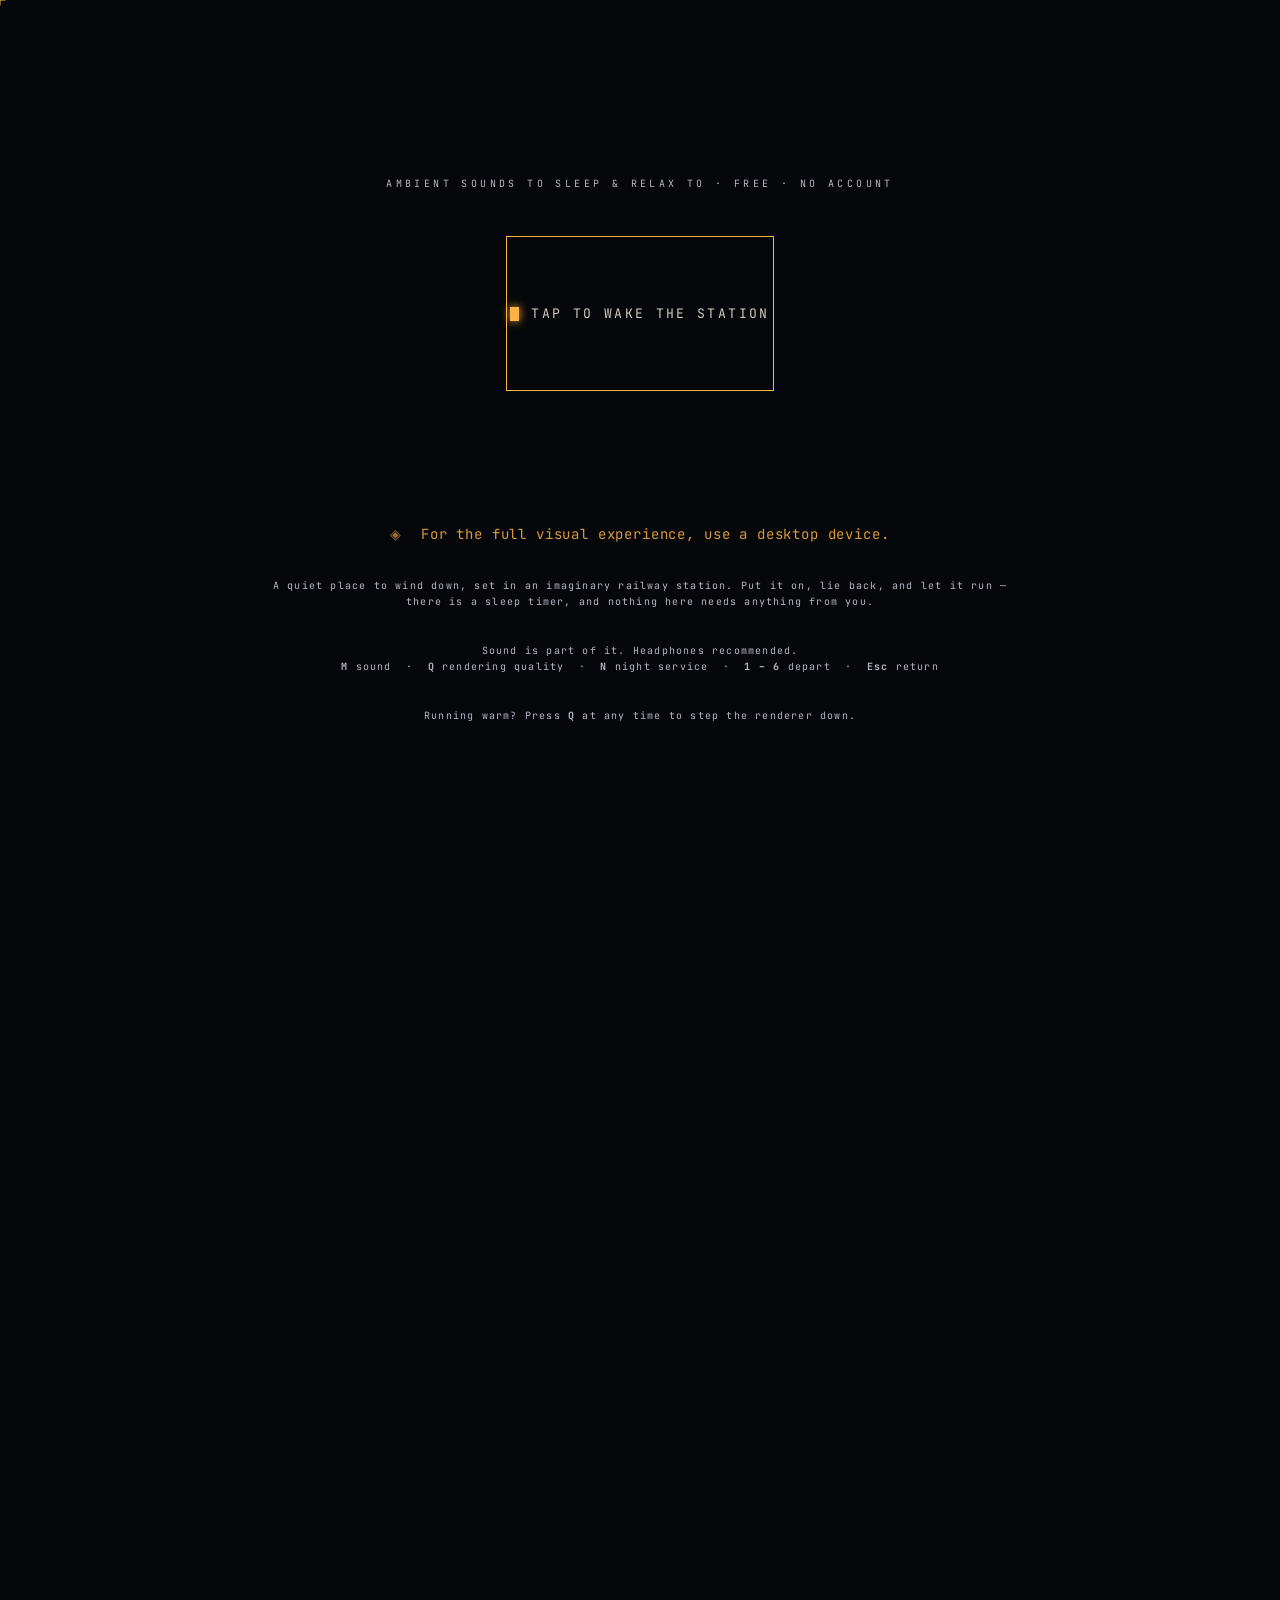
<file: index.html>
<!DOCTYPE html>
<html lang="en">
<head>
<meta charset="utf-8">
<meta name="viewport" content="width=device-width, initial-scale=1, viewport-fit=cover">
<title>Nowhere Central — Ambient Sounds to Sleep &amp; Relax To</title>
<meta name="description" content="A free ambient site to unwind and fall asleep to. Generated soundscapes, slow drifting visuals, a sleep timer and a night mode — set in an imaginary railway station. No account, no ads.">
<meta name="theme-color" content="#05070a">
<link rel="icon" href="data:image/svg+xml,<svg xmlns='http://www.w3.org/2000/svg' viewBox='0 0 32 32'><rect width='32' height='32' rx='4' fill='%2305070a'/><text y='23' x='16' text-anchor='middle' font-family='monospace' font-size='18' font-weight='700' fill='%23ffb347'>N</text></svg>">
<link rel="stylesheet" href="css/fonts.css">
<link rel="stylesheet" href="css/tokens.css">
<link rel="stylesheet" href="css/main.css">
</head>
<body>

<canvas id="gl" aria-hidden="true"></canvas>
<div id="cursor" aria-hidden="true"><span class="ring"></span></div>

<!-- ============================= BOOT ============================= -->
<section id="boot" class="veil" aria-label="Station entry">
  <div class="boot-inner">
    <p class="boot-mark">Ambient sounds to sleep &amp; relax to · Free · No account</p>
    <button class="boot-begin" id="boot-begin" type="button">
      <span class="caret"></span>
      <span>Tap to wake the station</span>
    </button>
    <pre class="boot-log" id="boot-log"></pre>
    <button class="boot-cta" id="boot-cta" type="button" aria-label="Enter the concourse">
      <span class="dot"></span>
      <span>Enter the concourse</span>
    </button>
    <p class="boot-foot boot-note">
      For the full visual experience, use a desktop device.
    </p>
    <p class="boot-foot boot-what">
      A quiet place to wind down, set in an imaginary railway station.
      Put it on, lie back, and let it run — there is a sleep timer, and
      nothing here needs anything from you.
    </p>
    <p class="boot-foot">
      Sound is part of it. Headphones recommended.
      <span class="kbd-hint"><br>
      <b>M</b> sound &nbsp;·&nbsp; <b>Q</b> rendering quality &nbsp;·&nbsp; <b>N</b> night service
      &nbsp;·&nbsp; <b>1 – 6</b> depart &nbsp;·&nbsp; <b>Esc</b> return</span>
    </p>
    <p class="boot-foot boot-hint kbd-hint">
      Running warm? Press <b>Q</b> at any time to step the renderer down.
    </p>
  </div>
</section>

<!-- ============================ TOP BAR =========================== -->
<header class="topbar" id="topbar">
  <div class="brand">
    <span class="glyph" aria-hidden="true">
      <svg viewBox="0 0 16 24"><path d="M3 21V3l10 18V3"/></svg>
    </span>
    <span>Nowhere Central</span>
  </div>
  <nav class="center">
    <a href="#departures">Departures</a>
    <a href="#station">The Station</a>
    <a href="#lost">Lost &amp; Found</a>
  </nav>
</header>

<!-- ===================== FLOATING CONTROLS ======================== -->
<!-- Lifted out of the top bar so they ride above every surface — the
     home board and the immersive service pages alike — and reduced to
     bare glyphs: nobody reads a control they can recognise. The clock
     rides with them on wide screens and steps aside on a phone. -->
<aside id="controls" aria-label="Playback and display">
  <span id="clock">--:--<span class="ms">:--</span></span>
  <button class="ctl" id="sound-btn" type="button" aria-pressed="false" aria-label="Sound">
    <svg viewBox="0 0 24 24" aria-hidden="true">
      <path d="M4 9v6h4l5 4V5L8 9H4z"/>
      <path class="wave" d="M16.5 8.5a5 5 0 010 7" fill="none"/>
      <path class="wave" d="M19 6a9 9 0 010 12" fill="none"/>
      <line class="slash" x1="3.5" y1="3.5" x2="20.5" y2="20.5"/>
    </svg>
    <span class="sr-only" id="sound-label">Sound off</span>
  </button>
  <button class="ctl" id="night-btn" type="button" aria-pressed="false" aria-label="Night service">
    <svg viewBox="0 0 24 24" aria-hidden="true">
      <path d="M20.5 15A8.5 8.5 0 019 3.5 8.5 8.5 0 1020.5 15z"/>
    </svg>
    <span class="sr-only">Night service</span>
  </button>
  <button class="ctl" id="quality-btn" type="button" aria-label="Rendering quality">
    <svg viewBox="0 0 24 24" aria-hidden="true">
      <rect x="4" y="14" width="3.4" height="6" rx="1"/>
      <rect x="10.3" y="9" width="3.4" height="11" rx="1"/>
      <rect x="16.6" y="4" width="3.4" height="16" rx="1"/>
    </svg>
    <span class="sr-only" id="quality-label">Quality</span>
  </button>
</aside>

<!-- =========================== CONCOURSE ========================== -->
<main class="stage" id="concourse">

  <section class="hero" id="hero">
    <!-- three planes: image behind, type between, a slice of the same
         image in front. the overlap is what gives the block depth. -->
    <div class="hero-plate" aria-hidden="true">
      <img class="hero-back" src="assets/media/vyliria.webp" alt="" decoding="async" fetchpriority="high">
      <span class="hero-wash"></span>
    </div>

    <div class="hero-rule" aria-hidden="true"><i></i><i></i><i></i><i></i></div>

    <div class="hero-inner wrap">
      <p class="hero-kicker"><i>◈</i> Ambient sounds to sleep &amp; relax to</p>
      <h1 class="hero-title">
        <span class="ln"><span>Nowhere</span></span>
        <span class="ln"><span><em>Central</em></span></span>
      </h1>
    </div>

    <div class="hero-foot wrap">
      <p class="hero-lede">
        <strong>A free place to wind down and fall asleep.</strong>
        Generated sound, slow visuals and a sleep timer, set in a railway
        station that does not exist. Six services leave tonight and none of
        them arrive — that is rather the point. Put the sound on, let the
        board drift, and stay as long as you like.
      </p>
      <dl class="hero-stats">
        <div><dt>Services</dt><dd id="svc-count">6</dd></div>
        <div><dt>Arrivals</dt><dd>0</dd></div>
        <div><dt>Platforms</dt><dd>12</dd></div>
        <div><dt>Est.</dt><dd>——</dd></div>
      </dl>
    </div>

    <div class="scroll-hint">
      <span class="line"></span>
      <span>Scroll to the board</span>
    </div>
  </section>

  <section class="board-section wrap" id="departures">
    <div class="board-head">
      <div>
        <p class="eyebrow" style="margin-bottom:var(--sp-3)">01 — Departures</p>
        <h2>Choose a service and it will take you.</h2>
      </div>
      <p class="note"><span class="kbd-hint">Pick a row · or press 1 – 6<br>M sound · Q quality</span><span class="touch-hint">Tap a service to board</span></p>
    </div>

    <div class="board-shell" id="board-shell">
      <div class="board-tabs" role="tablist" aria-label="Board">
        <button class="board-tab on" id="tab-dep" type="button" role="tab"
                aria-selected="true" aria-controls="panel-dep">Departures</button>
        <button class="board-tab" id="tab-arr" type="button" role="tab"
                aria-selected="false" aria-controls="panel-arr" tabindex="-1">Arrivals</button>
        <span class="board-tabs-ink" id="tabs-ink" aria-hidden="true"></span>
      </div>

      <div class="board-scroll">
        <div class="board-grid" id="panel-dep" role="tabpanel" aria-labelledby="tab-dep">
          <div class="board-colhead" aria-hidden="true">
            <span class="w-idx"><i class="lg">No.</i><i class="sm">№</i></span>
            <span class="w-time"><i class="lg">Departs</i><i class="sm">Dep</i></span>
            <span class="w-dest"><i class="lg">Destination</i><i class="sm">Dest</i></span>
            <span class="w-plat"><i class="lg">Plat</i><i class="sm">Pl</i></span>
            <span class="w-status"><i class="lg">Status</i><i class="sm">Sts</i></span>
          </div>
          <div id="arr-rows"></div>
        </div>

        <div class="board-grid" id="panel-arr" role="tabpanel" aria-labelledby="tab-arr" hidden>
          <div class="board-colhead" aria-hidden="true">
            <span class="w-idx"><i class="lg">No.</i><i class="sm">№</i></span>
            <span class="w-time"><i class="lg">Due</i><i class="sm">Due</i></span>
            <span class="w-dest"><i class="lg">Origin</i><i class="sm">From</i></span>
            <span class="w-plat"><i class="lg">Plat</i><i class="sm">Pl</i></span>
            <span class="w-status"><i class="lg">Status</i><i class="sm">Sts</i></span>
          </div>
          <div id="board-rows"></div>
        </div>
      </div>

      <div class="board-foot">
        <span id="notice-line">Please mind the gap. The gap does not mind you.</span>
        <!-- matches the default board (media). showBoard only runs on a
             switch, so the initial note has to be correct in the markup. -->
        <span id="board-foot-note">No service on this board is expected.</span>
      </div>
    </div>
  </section>

  <hr class="rule">

  <section class="sec-x" id="station">
    <span class="sec-num" aria-hidden="true">02</span>

    <div class="sec-x-head wrap">
      <p class="eyebrow">02 — The Station</p>
      <h2>Built for traffic that <em>never came</em>.</h2>
    </div>

    <div class="sec-x-body wrap">
      <figure class="sec-x-fig">
        <img src="assets/media/haunted-hood.webp" alt="" decoding="async" loading="lazy">
        <figcaption>Concourse, west aisle · unattributed</figcaption>
      </figure>

      <div class="sec-x-prose">
        <p>
          <span class="drop">T</span>he building predates the line it serves. Surveyors
          found the concourse already standing, already lit, already sweeping
          itself, and drew the track toward it because it seemed rude not to.
        </p>
        <p>
          Nothing here is haunted. The clocks are accurate to the second. The
          tea is hot and the announcements are clear. That is what unsettles
          people — not that the station is strange, but that it is
          <em>immaculate</em>, and nobody can say who keeps it that way.
        </p>
        <p>
          What we can tell you is this: the board is honest. If it says a
          service departs at 15:04, it departs at 15:04, and it goes exactly
          where it says it goes. Whether that place is real is a separate
          question, and not one the timetable is obliged to answer.
        </p>
      </div>
    </div>

    <dl class="figures wrap">
      <div><dt>Platforms</dt><dd>12</dd><small>Zero is not counted</small></div>
      <div><dt>Staff</dt><dd>1</dd><small>Shift undocumented</small></div>
      <div><dt>Departures</dt><dd>&#8734;</dd><small>Since records began</small></div>
      <div><dt>Returns</dt><dd>&#8212;</dd><small>Unrecorded</small></div>
    </dl>
  </section>

  <hr class="rule">

  <section class="sec-t" id="lost">
    <span class="sec-num" aria-hidden="true">03</span>

    <div class="sec-t-head wrap">
      <div>
        <p class="eyebrow">03 — Lost &amp; Found</p>
        <h2>Currently held at the <em>counter</em>.</h2>
      </div>
      <div class="sec-t-aside">
        <p>Items are kept for thirty days, or until claimed by someone else. Please bring proof. Any proof.</p>
        <p class="lf-invite">The counter is open. Pick anything up.</p>
      </div>
    </div>

    <div class="wrap">
      <ul class="lf-list" id="lf-list"></ul>
      <div id="lf-held-wrap" hidden>
        <p class="lf-heldhead">Held for you<span id="lf-held-n"></span></p>
        <ul class="lf-list lf-held" id="lf-held"></ul>
      </div>
    </div>
  </section>

  <footer class="site-foot wrap">
    <span>Designed &amp; built by <strong>Sulaymon Ruziboev</strong></span>
    <span>Every pixel and every sound on this page is generated at runtime</span>
    <span><a href="#departures">Back to the board ↑</a></span>
  </footer>
</main>

<!-- ============================ ARRIVAL =========================== -->
<section id="arrival" aria-hidden="true">
  <div class="arr-inner">
    <div class="arr-top">
      <button class="arr-back" id="arr-back" type="button" aria-label="Return to Nowhere Central">
        <span>←</span><span>Return to Nowhere Central</span>
      </button>
      <span id="arr-ref">— · Platform —</span>
    </div>

    <div class="arr-body">
      <div class="arr-stagger">
        <p class="arr-code" id="arr-code">GLS</p>
        <h2 id="arr-name">The Glass Sea</h2>
        <p id="arr-strap">An ocean with no floor and no salt.</p>
        <p id="arr-prose"></p>
      </div>

      <aside class="arr-panel">
        <h3><span>Local conditions</span><span id="arr-obs">OBS —</span></h3>
        <div id="arr-cond"></div>
        <p class="arr-advisory" id="arr-advisory"></p>
      </aside>
    </div>

    <div class="arr-foot">
      <span>Onward services</span>
      <div class="arr-nav" id="arr-nav"></div>
      <span class="kbd-hint">Esc · return</span>
    </div>
  </div>
</section>

<!-- ========================== THE QUIET ROOM ====================== -->
<section id="quiet" aria-hidden="true" aria-label="Quiet room">
  <div class="q-chrome" id="q-chrome">
    <div class="q-top">
      <button id="q-back" type="button" aria-label="Back to the counter">← The counter</button>
      <span class="q-ref" id="q-ref"></span>
    </div>

    <div class="q-bottom">
      <div class="q-text">
        <h2 id="q-title"></h2>
        <p id="q-caption"></p>
      </div>
      <div class="q-acts">
        <button id="q-next" class="q-btn" type="button">Something else</button>
        <button id="q-leave" class="q-btn" type="button">Leave something here</button>
      </div>
    </div>

    <p class="q-hint" id="q-hint">Stop moving and this all goes away.</p>
  </div>
</section>

<!-- ============================ THE REEL ========================== -->
<section id="reel" class="reel" aria-hidden="true" inert aria-label="Arrival">
  <div class="reel-bg" aria-hidden="true">
    <div class="reel-stage" id="reel-stage">
      <div class="reel-media" id="reel-media"></div>
      <div class="reel-vig"></div>
      <div class="reel-scan"></div>
    </div>
  </div>

  <div class="reel-inner">
    <div class="arr-top">
      <button class="arr-back" id="reel-back" type="button" aria-label="Return to Nowhere Central">
        <span>←</span><span>Return to Nowhere Central</span>
      </button>
      <span id="reel-ref">— · Platform —</span>
    </div>

    <div class="reel-body">
      <p class="arr-code" id="reel-code"></p>
      <h2 id="reel-title"></h2>
      <p id="reel-note"></p>
      <p class="reel-line" id="reel-line"></p>
    </div>

    <div class="arr-foot">
      <span>Other services</span>
      <div class="arr-nav" id="reel-nav"></div>
      <span class="kbd-hint">Esc · return</span>
    </div>
  </div>
</section>

<!-- =========================== THE COUNTER ======================== -->
<div id="counter" aria-hidden="true" role="dialog" aria-modal="true" aria-labelledby="ctr-prompt">
  <div class="ctr-card">
    <button id="ctr-close" type="button" aria-label="Close the counter">✕</button>

    <p class="ctr-ref" id="ctr-ref">UMB-0041</p>
    <p class="ctr-item" id="ctr-item"></p>
    <p class="ctr-note" id="ctr-note"></p>

    <hr class="rule">

    <h2 class="ctr-prompt" id="ctr-prompt">What are you still carrying?</h2>
    <p class="ctr-lede">
      Write it on the slip and we will hold it until morning. It will
      still be here. You do not have to take it to bed with you.
    </p>

    <textarea id="ctr-text" rows="3" maxlength="240" spellcheck="false"
              aria-labelledby="ctr-prompt"
              placeholder="Nobody reads these. Not even us."></textarea>

    <div class="ctr-actions">
      <span class="ctr-count"><span id="ctr-n">0</span> / 240 · stays on this device</span>
      <button id="ctr-hand" class="ctr-btn" type="button" disabled>Hand it in</button>
    </div>

    <p class="ctr-receipt" id="ctr-receipt" hidden></p>
  </div>
</div>

<!-- ========================= NIGHT SERVICE ======================== -->
<div id="nightfall" aria-hidden="true"></div>

<div id="nightclock" aria-hidden="true">
  <span class="nc-time">--:--</span>
  <span class="nc-where">Nowhere Central</span>
  <span class="nc-timer"></span>
</div>

<aside id="night" aria-hidden="true" aria-label="Night service">
  <!-- the rail drains as the timer runs down -->
  <div class="nr-drain" aria-hidden="true"><span id="nr-fill"></span></div>

  <div class="nr-inner">
    <div class="nr-top">
      <span class="nr-moon">☾</span>
      <button id="night-close" type="button" aria-label="Close night service">✕</button>
    </div>

    <p class="nr-title">Night Service</p>

    <div class="nr-block">
      <span class="nr-label">Sleep</span>
      <div class="chips" id="timer-chips" role="group" aria-label="Sleep timer">
        <button type="button" data-min="0" aria-pressed="true">∞</button>
        <button type="button" data-min="15">15</button>
        <button type="button" data-min="30">30</button>
        <button type="button" data-min="60">60</button>
        <button type="button" data-min="90">90</button>
      </div>
    </div>

    <p class="nr-status" id="night-status">Open</p>
  </div>
</aside>

<!-- =============================== PA ============================= -->
<div id="pa" role="status" aria-live="polite"><span class="spk"></span><span class="txt"></span></div>

<script type="module" src="js/main.js"></script>
</body>
</html>
</file>
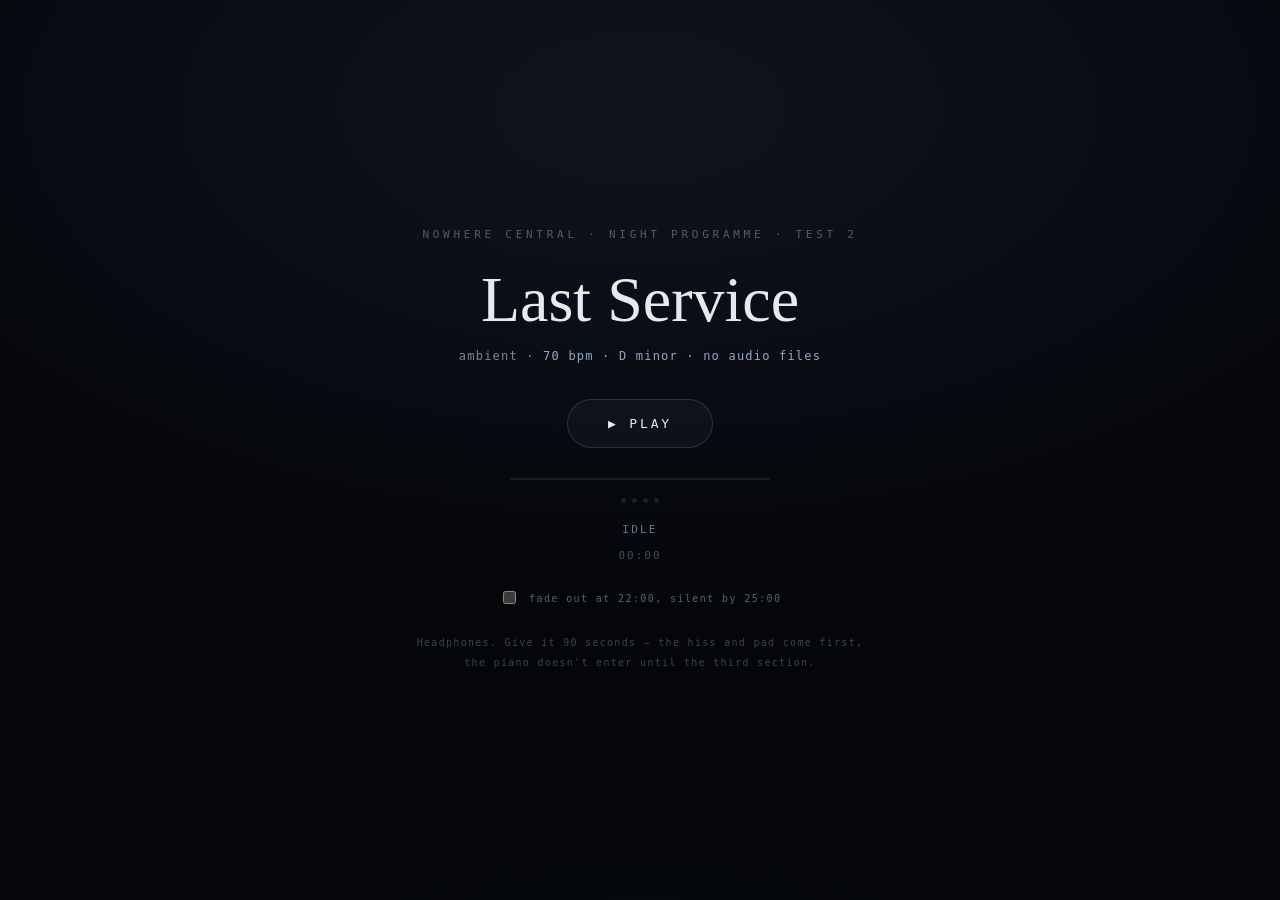
<file: dev/music-test-2.html>
<!DOCTYPE html>
<html lang="en">
<head>
<meta charset="utf-8">
<meta name="viewport" content="width=device-width, initial-scale=1">
<title>Nowhere Central — last service</title>
<style>
  :root { color-scheme: dark; }
  * { box-sizing: border-box; }
  html, body { height: 100%; margin: 0; }
  body {
    background:
      radial-gradient(120% 90% at 50% 12%, #10141f 0%, transparent 60%),
      radial-gradient(90% 70% at 50% 120%, #080b12 0%, transparent 55%),
      #04060a;
    color: #c6cddb;
    font-family: 'JetBrains Mono', ui-monospace, Menlo, monospace;
    display: grid; place-items: center; overflow: hidden;
  }
  .card { text-align: center; width: min(560px, 88vw); }
  .kicker { font-size: 11px; letter-spacing: .34em; text-transform: uppercase; color: #545b68; margin-bottom: 22px; }
  h1 { font-family: Georgia, serif; font-weight: 400; font-size: clamp(2.4rem,8vw,4rem); margin: 0 0 8px; color: #e4e9f2; }
  .sub { font-size: 12px; letter-spacing: .1em; color: #7d8595; margin-bottom: 36px; }
  .sub em { color: #94a8c9; font-style: normal; }

  button {
    font: inherit; color: #e4e9f2; cursor: pointer;
    background: rgba(110,140,190,.06); border: 1px solid rgba(150,170,200,.2);
    border-radius: 999px; padding: 16px 40px;
    font-size: 13px; letter-spacing: .22em; text-transform: uppercase; transition: all .25s ease;
  }
  button:hover { border-color: #94a8c9; background: rgba(110,140,190,.12); color: #c8daff; }

  .meter { margin: 30px auto 0; width: 260px; height: 2px; background: rgba(150,170,200,.12); border-radius: 2px; overflow: hidden; }
  .meter i { display: block; height: 100%; width: 0%; background: linear-gradient(90deg,#4a6699,#94a8c9); transition: width .12s linear; }

  .beats { display: flex; gap: 6px; justify-content: center; margin-top: 18px; }
  .beats span { width: 5px; height: 5px; border-radius: 50%; background: rgba(150,170,200,.14); transition: all .4s ease; }
  .beats span.on { background: #94a8c9; box-shadow: 0 0 10px #5d7cb0; }

  .now { margin-top: 20px; min-height: 1.4em; font-size: 11px; letter-spacing: .2em; text-transform: uppercase; color: #69738a; }
  .clock { margin-top: 6px; font-size: 11px; letter-spacing: .18em; color: #454d5e; }

  .opts { margin-top: 26px; font-size: 10px; letter-spacing: .14em; color: #5b6373; }
  .opts label { cursor: pointer; user-select: none; }
  .opts input { accent-color: #5d7cb0; vertical-align: -2px; margin-right: 6px; }

  .foot { margin-top: 26px; font-size: 10px; letter-spacing: .13em; color: #3d4453; line-height: 2; }
</style>
</head>
<body>
  <div class="card">
    <p class="kicker">Nowhere Central · Night Programme · Test 2</p>
    <h1>Last Service</h1>
    <p class="sub">ambient · <em>70 bpm · D minor · no audio files</em></p>

    <button id="play" type="button">▶ Play</button>

    <div class="meter"><i id="level"></i></div>
    <div class="beats" id="beats"></div>
    <p class="now" id="now">idle</p>
    <p class="clock" id="clock">00:00</p>

    <p class="opts">
      <label><input type="checkbox" id="sleep"> fade out at 22:00, silent by 25:00</label>
    </p>

    <p class="foot">
      Headphones. Give it 90 seconds — the hiss and pad come first,<br>
      the piano doesn't enter until the third section.
    </p>
  </div>

<script>
/* ==================================================================
   LAST SERVICE — an original ambient piece

   Written for the genre the site's night programme wants: slow, dark,
   lonely. What actually makes that sound is not the notes — it is the
   noise floor, the tape drift, and the length of the reverb tail. A
   clean synth playing sad chords sounds like a synth. The same chords
   through hiss, wow-and-flutter and a nine-second dark tail sound like
   a memory of a song.

   D minor. i(add9) - VI(maj7) - III(maj7) - VII(add9), which is the
   melancholic four-chord loop with the sevenths left in. The sevenths
   are the difference between sad and merely minor.

   Seven melody notes per 27-second cycle. That is deliberate. The
   space between them is the instrument.
   ================================================================== */

const BPM = 70;
const SPB = 60 / BPM;              // 0.857s
const BEATS_PER_CHORD = 8;
const CYCLE = 32;                  // four chords ≈ 27.4s

const mtof = (n) => 440 * Math.pow(2, (n - 69) / 12);
const KEY  = 50;                   // D3

/* --- the progression, voiced close so the pad never leaps --- */
const CHORDS = [
  { name: 'Dm9',     root:  0, iv: [0, 3, 7, 14] },   // D  F  A  E
  { name: 'B♭maj7',  root: -4, iv: [0, 4, 7, 11] },   // B♭ D  F  A
  { name: 'Fmaj7',   root:  3, iv: [0, 4, 7, 11] },   // F  A  C  E
  { name: 'Cadd9',   root: -2, iv: [0, 4, 7, 14] },   // C  E  G  D
];

/* --- THE MOTIF ---
   [beat, midi, length in beats]. It falls (D5→C5→A4), rests, climbs
   back only as far as it fell (C5→A4), reaches once for E5, then drops
   to D5 — the ninth of Cadd9, which does not resolve. It hands you
   back to the Dm still hanging. That unresolved handoff is why it can
   loop for twenty-five minutes without ever feeling finished. */
const MELODY = [
  [0,  74, 5.0],   // D5  over Dm9      — root, alone
  [5,  72, 3.0],   // C5                — the flat seventh
  [8,  69, 6.0],   // A4  over B♭maj7   — the major seventh, aching
  //   beats 14-16: silence. leave it.
  [16, 72, 5.0],   // C5  over Fmaj7    — fifth
  [21, 69, 3.0],   // A4                — third
  [24, 76, 6.0],   // E5  over Cadd9    — the one lift in the whole piece
  [30, 74, 2.4],   // D5                — falls back, unresolved
];

/* --- a low answer, used only when the pad drops out --- */
const ANSWER = [
  [2,  57, 6.0],   // A3
  [10, 53, 6.0],   // F3
  [18, 55, 6.0],   // G3
  [26, 50, 6.0],   // D3
];

/* --- eight sections ≈ 3m40s, then it repeats --- */
const SECTIONS = [
  { name: 'distance',    pad: .55, sub: 0,  mel: 0, ans: 0, air: .5 },
  { name: 'first light', pad: .8,  sub: .7, mel: 0, ans: 0, air: .7 },
  { name: 'theme',       pad: .9,  sub: .9, mel: 1, ans: 0, air: .8 },
  { name: 'theme',       pad: 1,   sub: 1,  mel: 1, ans: 0, air: .9 },
  { name: 'swell',       pad: 1,   sub: 1,  mel: 1, ans: 0, air: 1, oct: 1 },
  { name: 'hollow',      pad: .25, sub: .5, mel: 1, ans: 1, air: .6 },
  { name: 'full',        pad: 1,   sub: 1,  mel: 1, ans: 0, air: 1, oct: 1 },
  { name: 'leaving',     pad: .7,  sub: .6, mel: 0, ans: 1, air: .7 },
];

let ctx, master, warm, comp, analyser, levelBuf;
let convolver, revIn, revGain;
let pad = [], sub = null, air = null, airGain = null;
let wow = null;                                  // tape drift, shared
let running = false, tickTimer = null, startedAt = 0;
let nextBeat = 0, beatTime = 0, sleepMode = false;
const LOOKAHEAD = 0.3, TICK = 25;

/* ---- reverb: nine seconds, and dark.
        The one-pole filter inside the impulse is the whole trick — a
        tail built from raw white noise sounds like a cathedral made of
        glass. Filtered as it decays, it sounds like a room. ---- */
function makeReverb(seconds, decay, damp) {
  const len = Math.floor(ctx.sampleRate * seconds);
  const buf = ctx.createBuffer(2, len, ctx.sampleRate);
  for (let ch = 0; ch < 2; ch++) {
    const d = buf.getChannelData(ch);
    let lp = 0;
    for (let i = 0; i < len; i++) {
      lp += ((Math.random() * 2 - 1) - lp) * damp;
      d[i] = lp * Math.pow(1 - i / len, decay);
    }
  }
  const c = ctx.createConvolver();
  c.buffer = buf;
  return c;
}

function route(node, dry, wet) {
  const dg = ctx.createGain(); dg.gain.value = dry; node.connect(dg).connect(master);
  const wg = ctx.createGain(); wg.gain.value = wet; node.connect(wg).connect(revIn);
}

/* ---- wow & flutter: two slow LFOs at rates that never line up, so
        the drift never settles into a pattern you can hear. Output is
        in cents, patched into every pitched voice's detune. ---- */
function buildWow() {
  wow = ctx.createGain(); wow.gain.value = 1;
  [[0.071, 5.5], [0.233, 2.2], [0.017, 3.0]].forEach(([rate, cents]) => {
    const o = ctx.createOscillator(); o.type = 'sine'; o.frequency.value = rate;
    const g = ctx.createGain(); g.gain.value = cents;
    o.connect(g).connect(wow);
    o.start();
  });
}

/* ---- the noise floor: tape hiss plus occasional dust.
        Level is absurdly low. You should not hear it; you should hear
        its absence when it stops. ---- */
function buildAir() {
  const len = Math.floor(ctx.sampleRate * 4);
  const b = ctx.createBuffer(2, len, ctx.sampleRate);
  for (let ch = 0; ch < 2; ch++) {
    const d = b.getChannelData(ch);
    let lp = 0;
    for (let i = 0; i < len; i++) {
      lp += ((Math.random() * 2 - 1) - lp) * 0.22;   // pinkish, not white
      d[i] = lp * 0.8;
    }
  }
  air = ctx.createBufferSource(); air.buffer = b; air.loop = true;

  const bp = ctx.createBiquadFilter(); bp.type = 'bandpass';
  bp.frequency.value = 2600; bp.Q.value = 0.35;
  const hp = ctx.createBiquadFilter(); hp.type = 'highpass'; hp.frequency.value = 700;

  airGain = ctx.createGain(); airGain.gain.value = 0.0001;

  // the hiss breathes very slightly, as tape does
  const lfo = ctx.createOscillator(); lfo.frequency.value = 0.043;
  const lg = ctx.createGain(); lg.gain.value = 0.0016;
  lfo.connect(lg).connect(airGain.gain); lfo.start();

  air.connect(bp).connect(hp).connect(airGain);
  route(airGain, 0.9, 0.25);
  air.start();
}

/* ---- dust: a single click, the kind a record makes ---- */
function dust(when) {
  const len = Math.floor(ctx.sampleRate * 0.006);
  const b = ctx.createBuffer(1, len, ctx.sampleRate);
  const d = b.getChannelData(0);
  for (let i = 0; i < len; i++) d[i] = (Math.random() * 2 - 1) * Math.pow(1 - i / len, 2.5);
  const s = ctx.createBufferSource(); s.buffer = b;
  const bp = ctx.createBiquadFilter(); bp.type = 'bandpass';
  bp.frequency.value = 1400 + Math.random() * 2600; bp.Q.value = 1.1;
  const g = ctx.createGain(); g.gain.value = 0.006 + Math.random() * 0.012;
  const pan = ctx.createStereoPanner(); pan.pan.value = Math.random() * 1.6 - 0.8;
  s.connect(bp).connect(g).connect(pan);
  route(pan, 0.8, 0.5);
  s.start(when);
}

/* ---- felt piano.
        Real piano partials do not decay together — the top ones die
        first, which is why a struck note gets darker as it rings. Each
        partial here gets its own decay scale. The noise burst at the
        front is the hammer felt, and it is most of what sells it. ---- */
function piano(freq, when, beats, level) {
  const dur = beats * SPB;
  const out = ctx.createGain();

  const lp = ctx.createBiquadFilter(); lp.type = 'lowpass';
  lp.frequency.setValueAtTime(2400, when);
  lp.frequency.exponentialRampToValueAtTime(620, when + dur * 0.6);
  lp.Q.value = 0.3;

  // [multiple, amplitude, decay scale] — inharmonic top partial on purpose
  [[1, 1, 1], [2, 0.26, 0.55], [3, 0.095, 0.38], [4, 0.042, 0.26], [5.43, 0.015, 0.18]]
    .forEach(([mult, amp, ds]) => {
      const o = ctx.createOscillator(); o.type = 'sine';
      o.frequency.value = freq * mult;
      wow.connect(o.detune);
      const g = ctx.createGain();
      g.gain.setValueAtTime(0.0001, when);
      g.gain.exponentialRampToValueAtTime(amp, when + 0.014);
      g.gain.exponentialRampToValueAtTime(0.0001, when + dur * ds + 0.6);
      o.connect(g).connect(lp);
      o.start(when); o.stop(when + dur + 0.9);
    });

  // hammer felt
  const hl = Math.floor(ctx.sampleRate * 0.03);
  const hb = ctx.createBuffer(1, hl, ctx.sampleRate);
  const hd = hb.getChannelData(0);
  for (let i = 0; i < hl; i++) hd[i] = (Math.random() * 2 - 1) * Math.pow(1 - i / hl, 4);
  const hs = ctx.createBufferSource(); hs.buffer = hb;
  const hf = ctx.createBiquadFilter(); hf.type = 'bandpass';
  hf.frequency.value = freq * 2.4; hf.Q.value = 0.8;
  const hg = ctx.createGain(); hg.gain.value = 0.05;
  hs.connect(hf).connect(hg).connect(lp);
  hs.start(when);

  lp.connect(out);
  out.gain.setValueAtTime(level, when);
  out.gain.setTargetAtTime(0.0001, when + dur * 0.8, dur * 0.3);

  // wetter than is normal. that is the point.
  route(out, 0.42, 1.05);
}

/* ---- chord change: glide, never jump ---- */
function setChord(ci, when) {
  const ch = CHORDS[ci % 4];
  ch.iv.forEach((iv, k) => {
    if (!pad[k]) return;
    const f = mtof(KEY + 12 + ch.root + iv);
    pad[k].a.frequency.setTargetAtTime(f, when, 1.6);
    pad[k].b.frequency.setTargetAtTime(f * 1.0045, when, 1.6);
  });
  if (sub) sub.o.frequency.setTargetAtTime(mtof(KEY - 12 + ch.root), when, 1.2);
}

/* ---- the sequencer ---- */
function scheduleBeat(b, t) {
  const pos = b % CYCLE;
  const cyc = Math.floor(b / CYCLE);
  const S = SECTIONS[cyc % SECTIONS.length];
  const ci = Math.floor(pos / BEATS_PER_CHORD);

  if (pos % BEATS_PER_CHORD === 0) {
    setChord(ci, t);
    pad.forEach((p) => p.g.gain.setTargetAtTime(p.base * S.pad, t, 2.5));
    if (sub) sub.g.gain.setTargetAtTime(0.0001 + 0.16 * S.sub, t, 2.5);
    if (airGain) airGain.gain.setTargetAtTime(0.0022 * S.air, t, 3.0);
  }

  if (S.mel) {
    for (const [mb, note, len] of MELODY) {
      if (mb !== pos) continue;
      // humanise: a real player is never exactly on the grid
      const jit = (Math.random() - 0.5) * 0.035;
      const vel = 0.26 * (0.88 + Math.random() * 0.24);
      piano(mtof(note), t + jit, len, vel);
      if (S.oct) piano(mtof(note + 12), t + jit + 0.045, len * 0.6, vel * 0.2);
    }
  }

  if (S.ans) {
    for (const [ab, note, len] of ANSWER) {
      if (ab !== pos) continue;
      piano(mtof(note), t + (Math.random() - 0.5) * 0.04, len, 0.15);
    }
  }

  // dust, a few specks per bar, never on the grid
  if (Math.random() < 0.55) dust(t + Math.random() * SPB);

  if (pos % BEATS_PER_CHORD === 0) {
    const delay = Math.max(0, (t - ctx.currentTime) * 1000);
    setTimeout(() => {
      if (!running) return;
      document.getElementById('now').textContent =
        S.name + ' · ' + CHORDS[ci].name + ' · cycle ' + (cyc + 1);
      document.querySelectorAll('#beats span')
        .forEach((d, i) => d.classList.toggle('on', i === ci));
    }, delay);
  }
}

function scheduler() {
  while (beatTime < ctx.currentTime + LOOKAHEAD) {
    scheduleBeat(nextBeat, beatTime);
    nextBeat++;
    beatTime += SPB;
  }
}

function build() {
  master = ctx.createGain(); master.gain.value = 0.0001;

  warm = ctx.createBiquadFilter();
  warm.type = 'lowpass'; warm.frequency.value = 5200; warm.Q.value = 0.4;

  comp = ctx.createDynamicsCompressor();
  comp.threshold.value = -24; comp.knee.value = 26; comp.ratio.value = 3;
  comp.attack.value = 0.05; comp.release.value = 0.8;     // slow: no pumping

  analyser = ctx.createAnalyser(); analyser.fftSize = 512;
  levelBuf = new Float32Array(analyser.fftSize);

  master.connect(warm).connect(comp).connect(analyser).connect(ctx.destination);

  // reverb bus: pre-delay → convolver → damped → back to master
  revIn = ctx.createDelay(0.2); revIn.delayTime.value = 0.04;
  convolver = makeReverb(9.0, 2.6, 0.30);
  const damp = ctx.createBiquadFilter();
  damp.type = 'lowpass'; damp.frequency.value = 2300; damp.Q.value = 0.3;
  revGain = ctx.createGain(); revGain.gain.value = 0.85;
  revIn.connect(convolver).connect(damp).connect(revGain).connect(master);

  buildWow();
  buildAir();

  // sustained sub — never retriggered, just glides. sleep-safe.
  {
    const o = ctx.createOscillator(); o.type = 'sine';
    o.frequency.value = mtof(KEY - 12);
    const g = ctx.createGain(); g.gain.value = 0.0001;
    const lp = ctx.createBiquadFilter(); lp.type = 'lowpass'; lp.frequency.value = 200;
    o.connect(lp).connect(g).connect(master);
    o.start();
    sub = { o, g, lp };
  }

  // pad: four voices, very dark, each breathing at its own rate
  const ch0 = CHORDS[0];
  pad = ch0.iv.map((iv, k) => {
    const a = ctx.createOscillator(); a.type = 'triangle';
    const b = ctx.createOscillator(); b.type = 'sine';
    const f = mtof(KEY + 12 + ch0.root + iv);
    a.frequency.value = f; b.frequency.value = f * 1.0045;
    wow.connect(a.detune); wow.connect(b.detune);

    const lp = ctx.createBiquadFilter(); lp.type = 'lowpass';
    lp.frequency.value = 300; lp.Q.value = 0.4;
    lp.frequency.setTargetAtTime(680, ctx.currentTime, 40);   // opens over a minute

    const base = 0.085 / (k * 0.45 + 1);
    const g = ctx.createGain(); g.gain.value = 0.0001;

    const lfo = ctx.createOscillator(); lfo.frequency.value = 0.031 + k * 0.013;
    const lg = ctx.createGain(); lg.gain.value = base * 0.5;
    lfo.connect(lg).connect(g.gain); lfo.start();

    a.connect(lp); b.connect(lp); lp.connect(g);
    route(g, 0.5, 0.9);
    a.start(); b.start();
    return { a, b, lp, g, base };
  });

  master.gain.exponentialRampToValueAtTime(0.85, ctx.currentTime + 8);   // long fade in
}

function meter() {
  if (!running) return;
  analyser.getFloatTimeDomainData(levelBuf);
  let x = 0; for (const v of levelBuf) x += v * v;
  document.getElementById('level').style.width =
    Math.min(100, Math.sqrt(x / levelBuf.length) * 420) + '%';

  const el = Math.floor(ctx.currentTime - startedAt);
  document.getElementById('clock').textContent =
    String(Math.floor(el / 60)).padStart(2, '0') + ':' + String(el % 60).padStart(2, '0');

  requestAnimationFrame(meter);
}

function start() {
  ctx = new (window.AudioContext || window.webkitAudioContext)();
  running = true;
  sleepMode = document.getElementById('sleep').checked;
  build();
  startedAt = ctx.currentTime;
  nextBeat = 0;
  beatTime = ctx.currentTime + 0.4;
  tickTimer = setInterval(scheduler, TICK);

  if (sleepMode) {
    // 22 minutes in, begin a three-minute fade. no cliff, no wake-up.
    master.gain.setTargetAtTime(0.0001, ctx.currentTime + 22 * 60, 55);
    setTimeout(() => { if (running) document.getElementById('play').click(); }, 25 * 60 * 1000);
  }
  meter();
}

function stop() {
  running = false;
  clearInterval(tickTimer);
  if (master) master.gain.setTargetAtTime(0.0001, ctx.currentTime, 1.2);
  setTimeout(() => { try { ctx.close(); } catch (e) {} }, 4000);
  document.getElementById('level').style.width = '0%';
  document.querySelectorAll('#beats span').forEach((d) => d.classList.remove('on'));
  document.getElementById('now').textContent = 'idle';
}

for (let i = 0; i < 4; i++) document.getElementById('beats').appendChild(document.createElement('span'));

document.getElementById('play').addEventListener('click', function () {
  if (running) { stop(); this.textContent = '▶ Play'; }
  else { start(); this.textContent = '■ Stop'; }
});
</script>
</body>
</html>
</file>
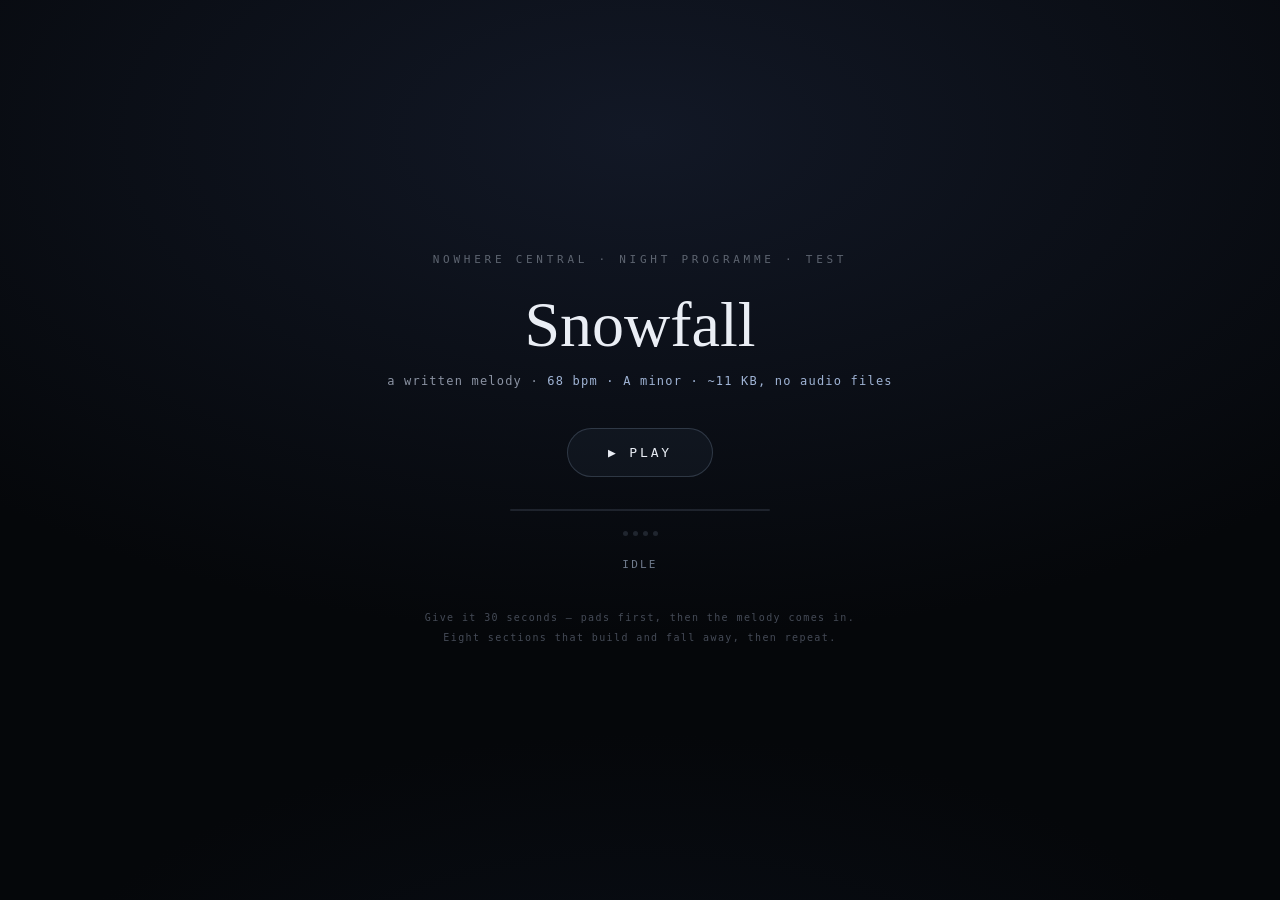
<file: dev/music-test.html>
<!DOCTYPE html>
<html lang="en">
<head>
<meta charset="utf-8">
<meta name="viewport" content="width=device-width, initial-scale=1">
<title>Nowhere Central — snowfall test</title>
<style>
  :root { color-scheme: dark; }
  * { box-sizing: border-box; }
  html, body { height: 100%; margin: 0; }
  body {
    background:
      radial-gradient(120% 90% at 50% 15%, #121826 0%, transparent 62%),
      radial-gradient(90% 70% at 50% 120%, #0a0f18 0%, transparent 55%),
      #05070a;
    color: #cfd6e2;
    font-family: 'JetBrains Mono', ui-monospace, Menlo, monospace;
    display: grid; place-items: center; overflow: hidden;
  }
  .card { text-align: center; width: min(560px, 88vw); }
  .kicker { font-size: 11px; letter-spacing: .34em; text-transform: uppercase; color: #5d6470; margin-bottom: 22px; }
  h1 { font-family: Georgia, serif; font-weight: 400; font-size: clamp(2.4rem,8vw,4rem); margin: 0 0 8px; color: #eaeef5; }
  .sub { font-size: 12px; letter-spacing: .1em; color: #8b93a3; margin-bottom: 40px; }
  .sub em { color: #9fb3d4; font-style: normal; }

  button {
    font: inherit; color: #eaeef5; cursor: pointer;
    background: rgba(120,150,200,.06); border: 1px solid rgba(160,180,210,.22);
    border-radius: 999px; padding: 16px 40px;
    font-size: 13px; letter-spacing: .22em; text-transform: uppercase; transition: all .25s ease;
  }
  button:hover { border-color: #9fb3d4; background: rgba(120,150,200,.12); color: #cfe0ff; }

  .meter { margin: 32px auto 0; width: 260px; height: 2px; background: rgba(160,180,210,.14); border-radius: 2px; overflow: hidden; }
  .meter i { display: block; height: 100%; width: 0%; background: linear-gradient(90deg,#5a7bb5,#9fb3d4); transition: width .08s linear; }

  .beats { display: flex; gap: 5px; justify-content: center; margin-top: 20px; }
  .beats span { width: 5px; height: 5px; border-radius: 50%; background: rgba(160,180,210,.16); transition: all .1s ease; }
  .beats span.on { background: #9fb3d4; box-shadow: 0 0 8px #6f8fc4; }

  .now { margin-top: 22px; min-height: 1.4em; font-size: 11px; letter-spacing: .2em; text-transform: uppercase; color: #6f7embed; color: #6f7a8c; }
  .foot { margin-top: 34px; font-size: 10px; letter-spacing: .14em; color: #454b57; line-height: 2; }
</style>
</head>
<body>
  <div class="card">
    <p class="kicker">Nowhere Central · Night Programme · Test</p>
    <h1>Snowfall</h1>
    <p class="sub">a written melody · <em>68 bpm · A minor · ~11 KB, no audio files</em></p>

    <button id="play" type="button">▶ Play</button>

    <div class="meter"><i id="level"></i></div>
    <div class="beats" id="beats"></div>
    <p class="now" id="now">idle</p>

    <p class="foot">
      Give it 30 seconds — pads first, then the melody comes in.<br>
      Eight sections that build and fall away, then repeat.
    </p>
  </div>

<script>
/* ==================================================================
   SNOWFALL — an actual song, not a texture

   The previous attempt scattered random notes and never repeated
   anything. That is ambience, not music: a melody you hear once and
   never again is not a melody. This has a composed hook that comes
   back, on a beat grid, with an arrangement that builds and breaks
   down — which is what makes something a song.

   A minor, 68 bpm. i – VI – III – VII, the melancholic four chords
   the whole genre lives on. Everything is synthesised; the melody is
   written, the arrangement moves it around.
   ================================================================== */

const BPM = 68;
const SPB = 60 / BPM;              // seconds per beat
const BEATS_PER_CHORD = 8;         // two bars of 4/4
const CYCLE = 32;                  // four chords = one full cycle (~28s)

const mtof = (n) => 440 * Math.pow(2, (n - 69) / 12);

/* --- i – VI – III – VII in A minor: Am, F, C, G --- */
const CHORDS = [
  { root: 0,  triad: [0, 3, 7] },   // Am
  { root: 8,  triad: [0, 4, 7] },   // F
  { root: 3,  triad: [0, 4, 7] },   // C
  { root: 10, triad: [0, 4, 7] },   // G
];
const KEY = 57;                     // A3

/* --- THE HOOK ---
   [beat, midi note, length in beats]. It arches up to G5 three
   quarters of the way through and falls back to B4 — the shape is
   what makes it feel sad rather than merely slow. */
const MELODY = [
  [0,  76, 3.0],   // E5   over Am
  [3,  74, 1.0],   // D5
  [4,  72, 3.6],   // C5
  [8,  74, 3.0],   // D5   over F
  [11, 76, 1.0],   // E5
  [12, 72, 3.6],   // C5
  [16, 76, 3.0],   // E5   over C
  [19, 77, 1.0],   // F5
  [20, 79, 3.6],   // G5   ← the lift
  [24, 76, 3.0],   // E5   over G
  [27, 74, 1.0],   // D5
  [28, 71, 3.6],   // B4   resolve
];

/* --- the arrangement: eight cycles, then it repeats --- */
const SECTIONS = [
  { name: 'intro',      pad: 1, bass: 1, mel: 0, arp: 0, drums: 0 },
  { name: 'theme',      pad: 1, bass: 1, mel: 1, arp: 0, drums: 0 },
  { name: 'theme +',    pad: 1, bass: 1, mel: 1, arp: 1, drums: 0 },
  { name: 'full',       pad: 1, bass: 1, mel: 1, arp: 1, drums: 1 },
  { name: 'full · high',pad: 1, bass: 1, mel: 1, arp: 1, drums: 1, oct: 1 },
  { name: 'breakdown',  pad: 1, bass: 1, mel: 1, arp: 0, drums: 0 },
  { name: 'full',       pad: 1, bass: 1, mel: 1, arp: 1, drums: 1 },
  { name: 'drift',      pad: 1, bass: 1, mel: 0, arp: 1, drums: 1 },
];

let ctx, master, convolver, analyser, levelBuf;
let pad = [], running = false, tickTimer = null;
let nextBeat = 0, beatTime = 0;
const LOOKAHEAD = 0.25, TICK = 25;

/* ---- a long convolution reverb, from decaying noise ---- */
function makeReverb(seconds, decay) {
  const len = Math.floor(ctx.sampleRate * seconds);
  const buf = ctx.createBuffer(2, len, ctx.sampleRate);
  for (let ch = 0; ch < 2; ch++) {
    const d = buf.getChannelData(ch);
    for (let i = 0; i < len; i++) d[i] = (Math.random() * 2 - 1) * Math.pow(1 - i / len, decay);
  }
  const c = ctx.createConvolver(); c.buffer = buf; return c;
}
function route(node, dry, wet) {
  const dg = ctx.createGain(); dg.gain.value = dry; node.connect(dg).connect(master);
  const wg = ctx.createGain(); wg.gain.value = wet; node.connect(wg).connect(convolver);
}

/* ---- lead: a soft felt-piano. Three partials, a filter that closes
        as the note decays, which is what a struck string does. ---- */
function lead(freq, when, beats, level) {
  const dur = beats * SPB;
  const out = ctx.createGain();
  const lp = ctx.createBiquadFilter();
  lp.type = 'lowpass';
  lp.frequency.setValueAtTime(3200, when);
  lp.frequency.exponentialRampToValueAtTime(900, when + dur * 0.7);

  [[1, 1], [2, 0.22], [3, 0.09], [4.01, 0.04]].forEach(([mult, amp]) => {
    const o = ctx.createOscillator();
    o.type = 'sine';
    o.frequency.value = freq * mult;
    const g = ctx.createGain(); g.gain.value = amp;
    o.connect(g).connect(lp);
    o.start(when); o.stop(when + dur + 0.4);
  });

  lp.connect(out);
  out.gain.setValueAtTime(0.0001, when);
  out.gain.exponentialRampToValueAtTime(level, when + 0.03);       // soft hammer
  out.gain.exponentialRampToValueAtTime(level * 0.55, when + dur * 0.35);
  out.gain.exponentialRampToValueAtTime(0.0001, when + dur + 0.35);
  route(out, 0.6, 0.85);
}

/* ---- arpeggio: a quiet pluck, movement under the melody ---- */
function pluck(freq, when, level) {
  const o = ctx.createOscillator(); o.type = 'triangle'; o.frequency.value = freq;
  const lp = ctx.createBiquadFilter(); lp.type = 'lowpass';
  lp.frequency.setValueAtTime(2200, when);
  lp.frequency.exponentialRampToValueAtTime(500, when + 0.5);
  const g = ctx.createGain();
  g.gain.setValueAtTime(0.0001, when);
  g.gain.exponentialRampToValueAtTime(level, when + 0.01);
  g.gain.exponentialRampToValueAtTime(0.0001, when + 0.85);
  o.connect(lp).connect(g);
  route(g, 0.4, 0.7);
  o.start(when); o.stop(when + 0.95);
}

function bass(freq, when, beats) {
  const o = ctx.createOscillator(); o.type = 'sine'; o.frequency.value = freq;
  const g = ctx.createGain();
  const dur = beats * SPB;
  g.gain.setValueAtTime(0.0001, when);
  g.gain.exponentialRampToValueAtTime(0.22, when + 0.08);
  g.gain.exponentialRampToValueAtTime(0.0001, when + dur);
  o.connect(g).connect(master);
  o.start(when); o.stop(when + dur + 0.1);
}

function kick(when, level) {
  const o = ctx.createOscillator(); o.type = 'sine';
  o.frequency.setValueAtTime(110, when);
  o.frequency.exponentialRampToValueAtTime(42, when + 0.10);
  const g = ctx.createGain();
  g.gain.setValueAtTime(0.0001, when);
  g.gain.exponentialRampToValueAtTime(level, when + 0.008);
  g.gain.exponentialRampToValueAtTime(0.0001, when + 0.32);
  o.connect(g).connect(master);
  o.start(when); o.stop(when + 0.36);
}

function tick(when, level) {
  const len = Math.floor(ctx.sampleRate * 0.05);
  const b = ctx.createBuffer(1, len, ctx.sampleRate);
  const d = b.getChannelData(0);
  for (let i = 0; i < len; i++) d[i] = (Math.random() * 2 - 1) * (1 - i / len);
  const s = ctx.createBufferSource(); s.buffer = b;
  const hp = ctx.createBiquadFilter(); hp.type = 'highpass'; hp.frequency.value = 6000;
  const g = ctx.createGain(); g.gain.value = level;
  s.connect(hp).connect(g);
  route(g, 0.5, 0.4);
  s.start(when);
}

/* ---- chord change: glide the pad, no clicks ---- */
function setChord(ci, when) {
  const ch = CHORDS[ci % 4];
  ch.triad.forEach((iv, k) => {
    if (!pad[k]) return;
    const f = mtof(KEY + 12 + ch.root + iv);
    pad[k].a.frequency.setTargetAtTime(f, when, 0.8);
    pad[k].b.frequency.setTargetAtTime(f * 1.006, when, 0.8);
  });
}

/* ---- the sequencer: schedule one beat at a time, a little ahead ---- */
function scheduleBeat(b, t) {
  const pos = b % CYCLE;                       // where we are in the cycle
  const cyc = Math.floor(b / CYCLE);
  const S = SECTIONS[cyc % SECTIONS.length];
  const ci = Math.floor(pos / BEATS_PER_CHORD);
  const ch = CHORDS[ci];

  if (pos % BEATS_PER_CHORD === 0) {
    setChord(ci, t);
    if (S.bass) bass(mtof(KEY - 12 + ch.root), t, BEATS_PER_CHORD);
  }

  if (S.mel) {
    for (const [mb, note, len] of MELODY) {
      if (mb !== pos) continue;
      lead(mtof(note), t, len, 0.30);
      if (S.oct) lead(mtof(note + 12), t + 0.02, len * 0.7, 0.09);   // octave shimmer
    }
  }

  if (S.arp) {
    // eighth notes through the chord, a soft rising figure
    const shape = [0, 7, 12, 7, 15, 7, 12, 7];
    const half = t + SPB * 0.5;
    pluck(mtof(KEY + ch.root + shape[pos % 8]), t, 0.055);
    pluck(mtof(KEY + ch.root + shape[(pos + 4) % 8]), half, 0.035);
  }

  if (S.drums) {
    if (pos % 4 === 0) kick(t, 0.42);
    if (pos % 4 === 2) kick(t, 0.22);
    if (pos % 2 === 1) tick(t, 0.05);
  }

  // UI
  if (pos % 4 === 0) {
    const delay = Math.max(0, (t - ctx.currentTime) * 1000);
    setTimeout(() => {
      if (!running) return;
      document.getElementById('now').textContent =
        S.name + ' · chord ' + (ci + 1) + '/4 · cycle ' + (cyc + 1);
      const dots = document.querySelectorAll('#beats span');
      dots.forEach((d, i) => d.classList.toggle('on', i === ci));
    }, delay);
  }
}

function scheduler() {
  while (beatTime < ctx.currentTime + LOOKAHEAD) {
    scheduleBeat(nextBeat, beatTime);
    nextBeat++;
    beatTime += SPB;
  }
}

/* ---- build the sustained layers ---- */
function build() {
  master = ctx.createGain(); master.gain.value = 0.0001;
  const comp = ctx.createDynamicsCompressor();
  comp.threshold.value = -20; comp.knee.value = 22; comp.ratio.value = 4;
  comp.attack.value = 0.012; comp.release.value = 0.35;

  const warm = ctx.createBiquadFilter();     // take the glare off the top
  warm.type = 'lowpass'; warm.frequency.value = 7200; warm.Q.value = 0.4;

  analyser = ctx.createAnalyser(); analyser.fftSize = 512;
  levelBuf = new Float32Array(analyser.fftSize);

  master.connect(warm).connect(comp).connect(analyser).connect(ctx.destination);

  convolver = makeReverb(6.0, 3.0);
  const rv = ctx.createGain(); rv.gain.value = 0.95;
  convolver.connect(rv).connect(master);

  master.gain.exponentialRampToValueAtTime(0.9, ctx.currentTime + 3);

  const ch0 = CHORDS[0];
  pad = ch0.triad.map((iv, k) => {
    const a = ctx.createOscillator(); a.type = 'sawtooth';
    const b = ctx.createOscillator(); b.type = 'triangle';
    const f = mtof(KEY + 12 + ch0.root + iv);
    a.frequency.value = f; b.frequency.value = f * 1.006;

    const lp = ctx.createBiquadFilter(); lp.type = 'lowpass';
    lp.frequency.value = 480; lp.Q.value = 0.5;
    lp.frequency.setTargetAtTime(1050, ctx.currentTime, 25);   // opens slowly

    const g = ctx.createGain(); g.gain.value = 0.075 / (k * 0.5 + 1);
    const lfo = ctx.createOscillator(); lfo.frequency.value = 0.04 + k * 0.017;
    const lg = ctx.createGain(); lg.gain.value = g.gain.value * 0.45;
    lfo.connect(lg).connect(g.gain);

    a.connect(lp); b.connect(lp); lp.connect(g);
    route(g, 0.55, 0.75);
    a.start(); b.start(); lfo.start();
    return { a, b, lp, g };
  });
}

function meter() {
  if (!running) return;
  analyser.getFloatTimeDomainData(levelBuf);
  let x = 0; for (const v of levelBuf) x += v * v;
  document.getElementById('level').style.width =
    Math.min(100, Math.sqrt(x / levelBuf.length) * 320) + '%';
  requestAnimationFrame(meter);
}

function start() {
  ctx = new (window.AudioContext || window.webkitAudioContext)();
  running = true;
  build();
  nextBeat = 0;
  beatTime = ctx.currentTime + 0.15;
  tickTimer = setInterval(scheduler, TICK);
  meter();
}

function stop() {
  running = false;
  clearInterval(tickTimer);
  if (master) master.gain.setTargetAtTime(0.0001, ctx.currentTime, 0.5);
  setTimeout(() => { try { ctx.close(); } catch (e) {} }, 1400);
  document.getElementById('level').style.width = '0%';
  document.querySelectorAll('#beats span').forEach((d) => d.classList.remove('on'));
  document.getElementById('now').textContent = 'idle';
}

for (let i = 0; i < 4; i++) document.getElementById('beats').appendChild(document.createElement('span'));

document.getElementById('play').addEventListener('click', function () {
  if (running) { stop(); this.textContent = '▶ Play'; }
  else { start(); this.textContent = '■ Stop'; }
});
</script>
</body>
</html>
</file>
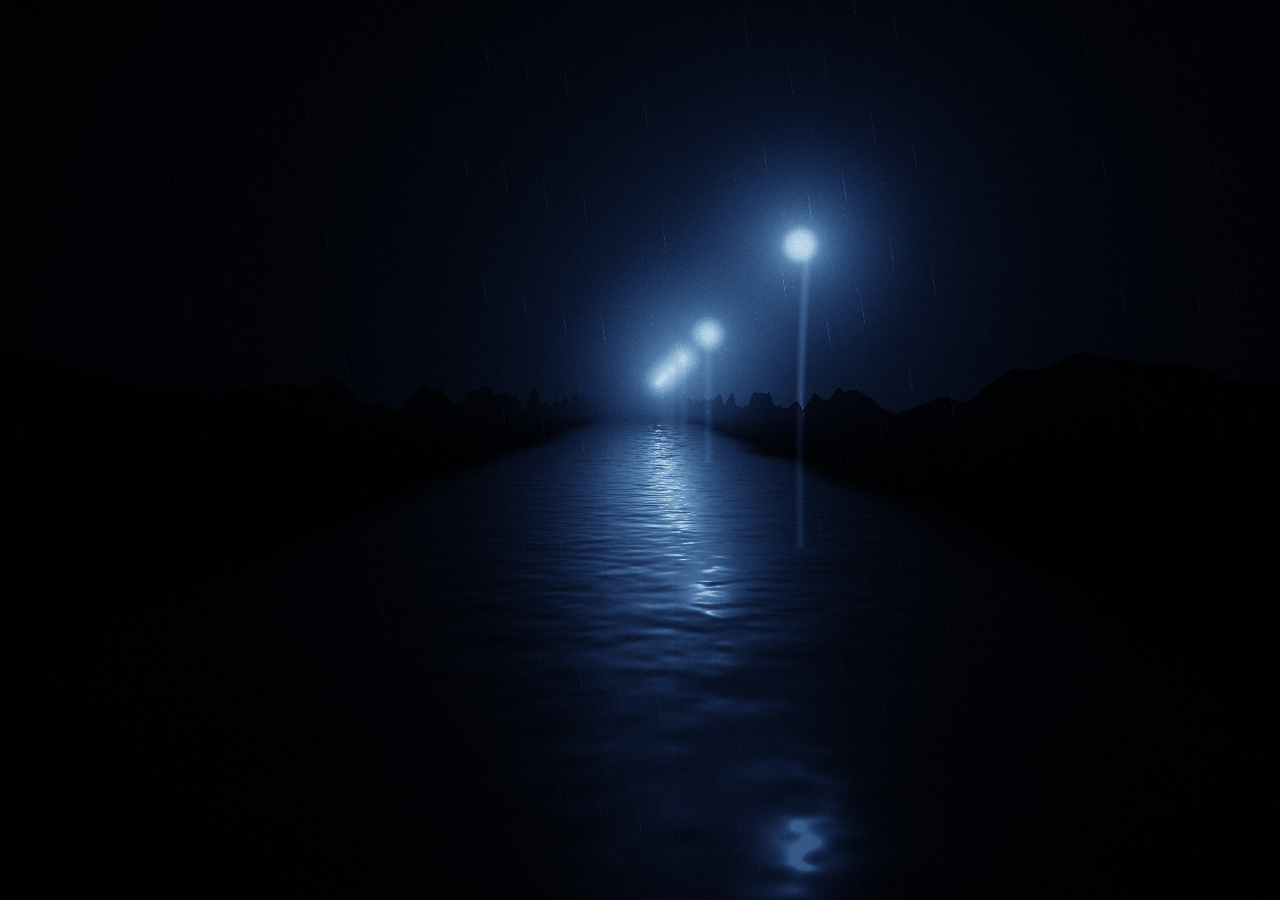
<file: dev/probe.html>
<!DOCTYPE html>
<html lang="en">
<head><meta charset="utf-8"><title>scene probe</title>
<style>html,body{margin:0;height:100%;background:#000;overflow:hidden}canvas{display:block;width:100vw;height:100vh}</style>
</head>
<body>
<canvas id="c"></canvas>
<script type="module">
import { SCENES } from '../js/scenes.js';
import { WORLDS } from '../js/shaders.js';
const ALL = { ...SCENES, ...WORLDS };
const which = new URLSearchParams(location.search).get('s') || 'rainwalk';
const t0off = parseFloat(new URLSearchParams(location.search).get('t') || '0');

const c = document.getElementById('c');
const gl = c.getContext('webgl2');
const dpr = Math.min(devicePixelRatio, 2);
c.width = innerWidth * dpr; c.height = innerHeight * dpr;

const VERT = `#version 300 es
in vec2 aPos; void main(){ gl_Position = vec4(aPos,0.0,1.0); }`;
function sh(t, s){ const o = gl.createShader(t); gl.shaderSource(o,s); gl.compileShader(o);
  if(!gl.getShaderParameter(o,gl.COMPILE_STATUS)) throw new Error(gl.getShaderInfoLog(o)); return o; }
const p = gl.createProgram();
gl.attachShader(p, sh(gl.VERTEX_SHADER, VERT));
gl.attachShader(p, sh(gl.FRAGMENT_SHADER, ALL[which]));
gl.linkProgram(p); gl.useProgram(p);

const vb = gl.createBuffer();
gl.bindBuffer(gl.ARRAY_BUFFER, vb);
gl.bufferData(gl.ARRAY_BUFFER, new Float32Array([-1,-1,3,-1,-1,3]), gl.STATIC_DRAW);
const loc = gl.getAttribLocation(p,'aPos');
gl.enableVertexAttribArray(loc); gl.vertexAttribPointer(loc,2,gl.FLOAT,false,0,0);

const U = n => gl.getUniformLocation(p,n);
const t0 = performance.now();
(function frame(){
  const t = t0off + (performance.now()-t0)/1000;
  gl.viewport(0,0,c.width,c.height);
  gl.uniform2f(U('uRes'), c.width, c.height);
  gl.uniform1f(U('uTime'), t);
  gl.uniform2f(U('uMouse'), 0, 0);
  gl.uniform1f(U('uScroll'), 0);
  gl.uniform1f(U('uGrain'), 1);
  gl.drawArrays(gl.TRIANGLES,0,3);
  requestAnimationFrame(frame);
})();
window.__ready = true;
</script>
</body>
</html>
</file>
<file: css/fonts.css>
/* ------------------------------------------------------------------
   NOWHERE CENTRAL — self-hosted faces

   The same files Google serves, latin + latin-ext only, so the page
   has no third-party origin to resolve and connect to before it can
   set type. All three families are OFL, which is what makes this
   legal as well as faster.
------------------------------------------------------------------ */

/* Playfair Display · latin-ext · italic */
@font-face {
  font-family: 'Playfair Display';
  font-style: italic;
  font-weight: 400 900;
  font-display: swap;
  src: url(../assets/fonts/playfair-display-latin-ext-italic-43bf18.woff2) format('woff2');
  unicode-range: U+0100-02BA, U+02BD-02C5, U+02C7-02CC, U+02CE-02D7, U+02DD-02FF, U+0304, U+0308, U+0329, U+1D00-1DBF, U+1E00-1E9F, U+1EF2-1EFF, U+2020, U+20A0-20AB, U+20AD-20C0, U+2113, U+2C60-2C7F, U+A720-A7FF;
}

/* Playfair Display · latin · italic */
@font-face {
  font-family: 'Playfair Display';
  font-style: italic;
  font-weight: 400 900;
  font-display: swap;
  src: url(../assets/fonts/playfair-display-latin-italic-217544.woff2) format('woff2');
  unicode-range: U+0000-00FF, U+0131, U+0152-0153, U+02BB-02BC, U+02C6, U+02DA, U+02DC, U+0304, U+0308, U+0329, U+2000-206F, U+20AC, U+2122, U+2191, U+2193, U+2212, U+2215, U+FEFF, U+FFFD;
}

/* Playfair Display · latin-ext · normal */
@font-face {
  font-family: 'Playfair Display';
  font-style: normal;
  font-weight: 400 900;
  font-display: swap;
  src: url(../assets/fonts/playfair-display-latin-ext-normal-319e6b.woff2) format('woff2');
  unicode-range: U+0100-02BA, U+02BD-02C5, U+02C7-02CC, U+02CE-02D7, U+02DD-02FF, U+0304, U+0308, U+0329, U+1D00-1DBF, U+1E00-1E9F, U+1EF2-1EFF, U+2020, U+20A0-20AB, U+20AD-20C0, U+2113, U+2C60-2C7F, U+A720-A7FF;
}

/* Playfair Display · latin · normal */
@font-face {
  font-family: 'Playfair Display';
  font-style: normal;
  font-weight: 400 900;
  font-display: swap;
  src: url(../assets/fonts/playfair-display-latin-normal-ef05b3.woff2) format('woff2');
  unicode-range: U+0000-00FF, U+0131, U+0152-0153, U+02BB-02BC, U+02C6, U+02DA, U+02DC, U+0304, U+0308, U+0329, U+2000-206F, U+20AC, U+2122, U+2191, U+2193, U+2212, U+2215, U+FEFF, U+FFFD;
}

/* JetBrains Mono · latin-ext · normal */
@font-face {
  font-family: 'JetBrains Mono';
  font-style: normal;
  font-weight: 300;
  font-display: swap;
  src: url(../assets/fonts/jetbrains-mono-latin-ext-normal-a9d2fd.woff2) format('woff2');
  unicode-range: U+0100-02BA, U+02BD-02C5, U+02C7-02CC, U+02CE-02D7, U+02DD-02FF, U+0304, U+0308, U+0329, U+1D00-1DBF, U+1E00-1E9F, U+1EF2-1EFF, U+2020, U+20A0-20AB, U+20AD-20C0, U+2113, U+2C60-2C7F, U+A720-A7FF;
}

/* JetBrains Mono · latin · normal */
@font-face {
  font-family: 'JetBrains Mono';
  font-style: normal;
  font-weight: 300;
  font-display: swap;
  src: url(../assets/fonts/jetbrains-mono-latin-normal-93eb99.woff2) format('woff2');
  unicode-range: U+0000-00FF, U+0131, U+0152-0153, U+02BB-02BC, U+02C6, U+02DA, U+02DC, U+0304, U+0308, U+0329, U+2000-206F, U+20AC, U+2122, U+2191, U+2193, U+2212, U+2215, U+FEFF, U+FFFD;
}

/* JetBrains Mono · latin-ext · normal */
@font-face {
  font-family: 'JetBrains Mono';
  font-style: normal;
  font-weight: 400;
  font-display: swap;
  src: url(../assets/fonts/jetbrains-mono-latin-ext-normal-a9d2fd.woff2) format('woff2');
  unicode-range: U+0100-02BA, U+02BD-02C5, U+02C7-02CC, U+02CE-02D7, U+02DD-02FF, U+0304, U+0308, U+0329, U+1D00-1DBF, U+1E00-1E9F, U+1EF2-1EFF, U+2020, U+20A0-20AB, U+20AD-20C0, U+2113, U+2C60-2C7F, U+A720-A7FF;
}

/* JetBrains Mono · latin · normal */
@font-face {
  font-family: 'JetBrains Mono';
  font-style: normal;
  font-weight: 400;
  font-display: swap;
  src: url(../assets/fonts/jetbrains-mono-latin-normal-93eb99.woff2) format('woff2');
  unicode-range: U+0000-00FF, U+0131, U+0152-0153, U+02BB-02BC, U+02C6, U+02DA, U+02DC, U+0304, U+0308, U+0329, U+2000-206F, U+20AC, U+2122, U+2191, U+2193, U+2212, U+2215, U+FEFF, U+FFFD;
}

/* JetBrains Mono · latin-ext · normal */
@font-face {
  font-family: 'JetBrains Mono';
  font-style: normal;
  font-weight: 700;
  font-display: swap;
  src: url(../assets/fonts/jetbrains-mono-latin-ext-normal-a9d2fd.woff2) format('woff2');
  unicode-range: U+0100-02BA, U+02BD-02C5, U+02C7-02CC, U+02CE-02D7, U+02DD-02FF, U+0304, U+0308, U+0329, U+1D00-1DBF, U+1E00-1E9F, U+1EF2-1EFF, U+2020, U+20A0-20AB, U+20AD-20C0, U+2113, U+2C60-2C7F, U+A720-A7FF;
}

/* JetBrains Mono · latin · normal */
@font-face {
  font-family: 'JetBrains Mono';
  font-style: normal;
  font-weight: 700;
  font-display: swap;
  src: url(../assets/fonts/jetbrains-mono-latin-normal-93eb99.woff2) format('woff2');
  unicode-range: U+0000-00FF, U+0131, U+0152-0153, U+02BB-02BC, U+02C6, U+02DA, U+02DC, U+0304, U+0308, U+0329, U+2000-206F, U+20AC, U+2122, U+2191, U+2193, U+2212, U+2215, U+FEFF, U+FFFD;
}

/* Space Grotesk · latin-ext · normal */
@font-face {
  font-family: 'Space Grotesk';
  font-style: normal;
  font-weight: 300;
  font-display: swap;
  src: url(../assets/fonts/space-grotesk-latin-ext-normal-611be2.woff2) format('woff2');
  unicode-range: U+0100-02BA, U+02BD-02C5, U+02C7-02CC, U+02CE-02D7, U+02DD-02FF, U+0304, U+0308, U+0329, U+1D00-1DBF, U+1E00-1E9F, U+1EF2-1EFF, U+2020, U+20A0-20AB, U+20AD-20C0, U+2113, U+2C60-2C7F, U+A720-A7FF;
}

/* Space Grotesk · latin · normal */
@font-face {
  font-family: 'Space Grotesk';
  font-style: normal;
  font-weight: 300;
  font-display: swap;
  src: url(../assets/fonts/space-grotesk-latin-normal-ecea81.woff2) format('woff2');
  unicode-range: U+0000-00FF, U+0131, U+0152-0153, U+02BB-02BC, U+02C6, U+02DA, U+02DC, U+0304, U+0308, U+0329, U+2000-206F, U+20AC, U+2122, U+2191, U+2193, U+2212, U+2215, U+FEFF, U+FFFD;
}

/* Space Grotesk · latin-ext · normal */
@font-face {
  font-family: 'Space Grotesk';
  font-style: normal;
  font-weight: 400;
  font-display: swap;
  src: url(../assets/fonts/space-grotesk-latin-ext-normal-611be2.woff2) format('woff2');
  unicode-range: U+0100-02BA, U+02BD-02C5, U+02C7-02CC, U+02CE-02D7, U+02DD-02FF, U+0304, U+0308, U+0329, U+1D00-1DBF, U+1E00-1E9F, U+1EF2-1EFF, U+2020, U+20A0-20AB, U+20AD-20C0, U+2113, U+2C60-2C7F, U+A720-A7FF;
}

/* Space Grotesk · latin · normal */
@font-face {
  font-family: 'Space Grotesk';
  font-style: normal;
  font-weight: 400;
  font-display: swap;
  src: url(../assets/fonts/space-grotesk-latin-normal-ecea81.woff2) format('woff2');
  unicode-range: U+0000-00FF, U+0131, U+0152-0153, U+02BB-02BC, U+02C6, U+02DA, U+02DC, U+0304, U+0308, U+0329, U+2000-206F, U+20AC, U+2122, U+2191, U+2193, U+2212, U+2215, U+FEFF, U+FFFD;
}

/* Space Grotesk · latin-ext · normal */
@font-face {
  font-family: 'Space Grotesk';
  font-style: normal;
  font-weight: 500;
  font-display: swap;
  src: url(../assets/fonts/space-grotesk-latin-ext-normal-611be2.woff2) format('woff2');
  unicode-range: U+0100-02BA, U+02BD-02C5, U+02C7-02CC, U+02CE-02D7, U+02DD-02FF, U+0304, U+0308, U+0329, U+1D00-1DBF, U+1E00-1E9F, U+1EF2-1EFF, U+2020, U+20A0-20AB, U+20AD-20C0, U+2113, U+2C60-2C7F, U+A720-A7FF;
}

/* Space Grotesk · latin · normal */
@font-face {
  font-family: 'Space Grotesk';
  font-style: normal;
  font-weight: 500;
  font-display: swap;
  src: url(../assets/fonts/space-grotesk-latin-normal-ecea81.woff2) format('woff2');
  unicode-range: U+0000-00FF, U+0131, U+0152-0153, U+02BB-02BC, U+02C6, U+02DA, U+02DC, U+0304, U+0308, U+0329, U+2000-206F, U+20AC, U+2122, U+2191, U+2193, U+2212, U+2215, U+FEFF, U+FFFD;
}
</file>
<file: css/tokens.css>
/* ==================================================================
   NOWHERE CENTRAL — design DNA
   Adjectives: mechanical, sodium-lit, patient, slightly wrong.
   Dark-first. Every component reads semantic tokens only.
   ================================================================== */

:root {
  /* ---- primitives ------------------------------------------------ */
  --ink-1000: #05070a;
  --ink-950: #080b10;
  --ink-900: #0c1017;
  --ink-850: #11161f;
  --ink-800: #171d27;
  --ink-700: #202834;
  --ink-600: #2c3644;

  --bone-100: #f2efe6;
  --bone-200: #ddd8ca;
  --bone-300: #b9b3a3;
  --bone-400: #8b8778;

  --sodium-400: #ffb347; /* platform lamp */
  --sodium-500: #ff9a1f;
  --sodium-600: #e07a0c;

  --signal-green: #6fe3a0;
  --signal-red: #ff5b53;
  --petrol-400: #4fa8b8;
  --petrol-300: #34d2e6; /* vivid, solid teal — lit board status */

  /* ---- semantic roles -------------------------------------------- */
  --bg: var(--ink-1000);
  --surface: var(--ink-900);
  --surface-2: var(--ink-850);
  --text: var(--bone-100);
  /* Both of these were dark enough to disappear against the plate. The
     secondary text is a rank below the primary, not a whisper. */
  --text-muted: #cfcabc;
  --text-dim: #b3b8c2;

  --accent: var(--sodium-400);
  --accent-strong: var(--sodium-500);
  --accent-ghost: rgba(255, 179, 71, 0.12);

  --ok: var(--signal-green);
  --warn: var(--sodium-400);
  --bad: var(--signal-red);

  --border: rgba(242, 239, 230, 0.09);
  --border-strong: rgba(242, 239, 230, 0.2);
  --focus: var(--sodium-400);

  /* split-flap hardware */
  --flap-bg: #14181f;
  --flap-bg-hi: #1b212a;
  --flap-ink: var(--bone-100);
  --flap-seam: rgba(0, 0, 0, 0.85);

  /* ---- type ------------------------------------------------------ */
  --font-display: 'Playfair Display', 'Didot', Georgia, 'Times New Roman', serif;
  --font-ui: 'Space Grotesk', 'Inter', system-ui, -apple-system, sans-serif;
  --font-mono: 'JetBrains Mono', ui-monospace, 'SF Mono', Menlo, monospace;

  --fs-2xs: 0.625rem;
  --fs-xs: 0.72rem;
  --fs-sm: 0.82rem;
  --fs-base: 0.95rem;
  --fs-lg: 1.15rem;
  --fs-xl: 1.5rem;
  --fs-2xl: clamp(1.9rem, 3.4vw, 2.75rem);
  --fs-3xl: clamp(2.6rem, 6vw, 5rem);
  --fs-mega: clamp(2.6rem, 9.5vw, 10.5rem);

  --tracking-wide: 0.18em;
  --tracking-wider: 0.34em;

  /* Bodoni was a true Didone and its hairlines vanished at display
     sizes — light-on-dark thins them again, and no amount of weight
     fixed it without killing the contrast. Playfair keeps the same
     high-contrast editorial voice on much sturdier thin strokes, and
     carries a wght axis only. Dial it live with NC.type(wght). */
  --display-wght: 500;

  /* ---- space (4px base) ------------------------------------------ */
  --sp-1: 4px;
  --sp-2: 8px;
  --sp-3: 12px;
  --sp-4: 16px;
  --sp-5: 24px;
  --sp-6: 32px;
  --sp-7: 48px;
  --sp-8: 64px;
  --sp-9: 96px;
  --sp-10: 140px;

  --gutter: clamp(20px, 5vw, 72px);
  --measure: 62ch;

  /* ---- shape ----------------------------------------------------- */
  --r-xs: 2px;
  --r-sm: 4px;
  --r-md: 10px;
  --r-lg: 18px;
  --r-full: 999px;

  /* ---- elevation (dark UI: glow + hairline, not drop shadow) ----- */
  --e-1: 0 1px 0 rgba(255, 255, 255, 0.04) inset, 0 8px 24px -12px rgba(0, 0, 0, 0.9);
  --e-2: 0 1px 0 rgba(255, 255, 255, 0.06) inset, 0 24px 60px -24px rgba(0, 0, 0, 1);
  --e-lamp: 0 0 0 1px rgba(255, 179, 71, 0.25), 0 0 32px -6px rgba(255, 179, 71, 0.35);

  /* ---- motion ----------------------------------------------------- */
  --ease-out: cubic-bezier(0.16, 1, 0.3, 1);
  --ease-in: cubic-bezier(0.4, 0, 1, 1);
  --ease-std: cubic-bezier(0.4, 0, 0.2, 1);
  --ease-back: cubic-bezier(0.34, 1.56, 0.64, 1);
  --d-micro: 120ms;
  --d-fast: 200ms;
  --d-med: 340ms;
  --d-slow: 560ms;

  /* split-flap cell geometry */
  --flap-w: clamp(13px, 1.55vw, 26px);
  --flap-h: clamp(20px, 2.4vw, 40px);
  --flap-gap: 2px;
}
</file>
<file: css/main.css>
/* ==================================================================
   NOWHERE CENTRAL — surface
   ================================================================== */

*,
*::before,
*::after { box-sizing: border-box; }

html, body { height: 100%; }

/* `clip`, not `hidden`: hidden would turn body into its own horizontal
   scroll container and the fixed cursor would drag the page sideways. */
html { overflow-x: clip; }

body {
  margin: 0;
  background: var(--bg);
  color: var(--text);
  font-family: var(--font-ui);
  font-size: var(--fs-base);
  line-height: 1.65;
  /* deliberately NOT -webkit-font-smoothing: antialiased — on a dark
     ground it thins every stroke, which is the last thing a Didone needs */
  text-rendering: optimizeLegibility;
  overflow-x: clip;
  cursor: none;
}

body.no-custom-cursor { cursor: auto; }

h1, h2, h3, p, figure, ul, ol { margin: 0; }
ul, ol { padding: 0; list-style: none; }
/* cursor:none has to be declared here, not left to inherit from body:
   the UA sheet sets `cursor: pointer` directly on any link, and a
   direct declaration beats an inherited one, so the OS hand was drawn
   on top of the custom cursor on every link. */
a { color: inherit; text-decoration: none; cursor: none; }
button { font: inherit; color: inherit; background: none; border: 0; padding: 0; cursor: none; }

/* ------------------------------------------------------------------
   Scrollbar — dressed to match the station, not the OS

   A slim rail on a near-black track, a muted bar that warms to the
   sodium accent when grabbed. Firefox reads the two-value form; the
   ::-webkit- rules paint the same thing in Chrome and Safari. */
html {
  scrollbar-width: thin;
  scrollbar-color: var(--ink-600) var(--ink-950);
}
::-webkit-scrollbar { width: 10px; height: 10px; }
::-webkit-scrollbar-track { background: var(--ink-950); }
::-webkit-scrollbar-thumb {
  background: var(--ink-600);
  border-radius: var(--r-full);
  border: 2px solid var(--ink-950);   /* insets the bar off the track edges */
}
::-webkit-scrollbar-thumb:hover { background: var(--accent); }
::-webkit-scrollbar-corner { background: var(--ink-950); }

::selection { background: var(--accent); color: var(--ink-1000); }

/* Every use of the display serif shares one weight. Playfair carries a
   wght axis only, so that is the single dial. No shadow, no stroke. */
.hero-title,
.board-head h2,
.sec-x-head h2,
.sec-t-head h2,
.sec-x-prose .drop,
#arr-name,
#arr-strap,
#nightclock .nc-time {
  font-variation-settings: 'wght' var(--display-wght);
}

:focus-visible {
  outline: 1px solid var(--focus);
  outline-offset: 3px;
}

/* ------------------------------------------------------------------
   0. Chrome — canvas, scrim, cursor, grain
------------------------------------------------------------------ */

#gl {
  position: fixed;
  inset: 0;
  width: 100%;
  height: 100%;
  display: block;
  z-index: 0;
}

/* Static fallback when WebGL2 is unavailable */
.no-gl #gl { display: none; }
.no-gl body,
body.no-gl {
  background:
    radial-gradient(120% 80% at 50% 110%, #14202b 0%, transparent 60%),
    radial-gradient(80% 60% at 20% 0%, #1a1408 0%, transparent 55%),
    var(--ink-1000);
}

/* The reading scrim used to be a fixed full-screen gradient sitting on
   top of the canvas. The compositor had to blend it over every animated
   frame; it is now part of the concourse shader and costs nothing. */

#cursor {
  position: fixed;
  top: 0;
  left: 0;
  z-index: 90;
  pointer-events: none;
  width: 26px;
  height: 26px;
  margin: -13px 0 0 -13px;
  will-change: transform;
}
/* plain colour, not mix-blend-mode — a blend mode over a live canvas
   forces a full re-composite of the frame behind it */
#cursor::before,
#cursor::after {
  content: '';
  position: absolute;
  background: var(--accent);
  transition: transform var(--d-fast) var(--ease-out);
}
#cursor::before { left: 50%; top: 0; width: 1px; height: 100%; transform: translateX(-50%) scaleY(0.42); }
#cursor::after { top: 50%; left: 0; height: 1px; width: 100%; transform: translateY(-50%) scaleX(0.42); }
#cursor.hot::before { transform: translateX(-50%) scaleY(1); }
#cursor.hot::after { transform: translateY(-50%) scaleX(1); }
#cursor .ring {
  position: absolute;
  inset: 0;
  border: 1px solid var(--accent);
  border-radius: 50%;
  opacity: 0;
  transform: scale(0.4);
  transition: opacity var(--d-fast) var(--ease-out), transform var(--d-fast) var(--ease-back);
}
#cursor.hot .ring { opacity: 0.75; transform: scale(1); }

/* ------------------------------------------------------------------
   1. Layout primitives
------------------------------------------------------------------ */

/* Render only what is on screen. The board alone is ~2000 elements, and
   without this the browser lays out and paints every section on every
   frame that touches them, whether or not any of it is visible.

   `contain-intrinsic-size: auto <n>` makes the browser remember each
   section's real height once it has been rendered, so the scrollbar
   does not jump the first time a section is skipped. The hero is
   deliberately excluded — it is on screen at load, and containing it
   would only add work. */
.board-section,
.sec-x,
.sec-t {
  content-visibility: auto;
  contain-intrinsic-size: auto 900px;
}


.stage {
  position: relative;
  z-index: 2;
}

.wrap {
  width: 100%;
  max-width: 1560px;
  margin-inline: auto;
  padding-inline: var(--gutter);
}

.eyebrow {
  font-family: var(--font-mono);
  font-size: var(--fs-2xs);
  letter-spacing: var(--tracking-wider);
  text-transform: uppercase;
  color: var(--text-dim);
  display: flex;
  align-items: center;
  gap: var(--sp-3);
}
.eyebrow::after {
  content: '';
  flex: 1;
  height: 1px;
  background: linear-gradient(90deg, var(--border-strong), transparent);
}

.rule {
  height: 1px;
  background: linear-gradient(90deg, transparent, var(--border-strong) 12%, var(--border-strong) 88%, transparent);
  border: 0;
  margin: 0;
}

/* ------------------------------------------------------------------
   2. Boot veil
------------------------------------------------------------------ */

.veil {
  position: fixed;
  inset: 0;
  z-index: 60;
  background: var(--ink-1000);

  /* On a phone the boot log is taller than the screen. With grid
     place-items:center and no overflow rule the surplus rendered
     *outside* this fixed box, straight over the page — the footnotes and
     the hero heading bled in below, and the top line was clipped.

     Flex column + `margin:auto` on the child is the safe-centre idiom:
     centred when it fits, and when it doesn't the box scrolls its own
     content instead of spilling it, with neither end ever cut off. */
  display: flex;
  flex-direction: column;
  align-items: center;
  overflow-y: auto;
  -webkit-overflow-scrolling: touch;
}
.veil > * { margin-block: auto; }

/* While the terminal veil is up the document does not move. This stops
   the page scrolling out from behind the fixed veil on mobile, where a
   scroll would otherwise collapse the address bar and reveal the board.
   The veil itself still scrolls its own content on a short screen. */
html.boot-lock,
html.boot-lock body {
  overflow: hidden;
  height: 100%;
  overscroll-behavior: none;
}

#boot {
  z-index: 80;
  transition: opacity 900ms var(--ease-std), visibility 900ms;
}
#boot.gone { opacity: 0; visibility: hidden; pointer-events: none; }

.boot-inner {
  width: min(760px, 88vw);
  text-align: center;
}

.boot-mark {
  font-family: var(--font-mono);
  font-size: var(--fs-2xs);
  letter-spacing: var(--tracking-wider);
  color: var(--text-dim);
  text-transform: uppercase;
  margin-bottom: var(--sp-7);
}

/* the threshold: audio cannot start until a gesture, so the terminal
   waits behind one rather than typing itself out in silence */
.boot-begin {
  display: inline-flex;
  align-items: center;
  gap: var(--sp-3);
  min-height: 11.2em;
  margin-bottom: var(--sp-7);
  font-family: var(--font-mono);
  font-size: var(--fs-sm);
  letter-spacing: var(--tracking-wide);
  text-transform: uppercase;
  color: var(--text-muted);
  transition: color var(--d-fast) var(--ease-std);
}
.boot-begin:hover { color: var(--accent); }
.boot-begin.gone { display: none; }
.boot-begin .caret {
  width: 9px;
  height: 1.05em;
  background: var(--accent);
  box-shadow: 0 0 10px var(--accent);
  animation: caretblink 1.05s steps(1) infinite;
}
@keyframes caretblink { 0%, 55% { opacity: 1; } 56%, 100% { opacity: 0; } }

.boot-log {
  font-family: var(--font-mono);
  font-size: var(--fs-xs);
  line-height: 2.1;
  color: var(--bone-300);
  text-align: left;
  min-height: 11.2em;
  margin-bottom: var(--sp-7);
  padding-left: var(--sp-4);
  border-left: 1px solid var(--border);
}
/* before the first keystroke the log holds no space; the begin prompt
   stands in for it, so the panel does not reserve two blocks at once */
.boot-log:empty { min-height: 0; margin: 0; padding: 0; border: 0; }
.boot-log b { color: var(--accent); font-weight: 400; }
.boot-log .dim { color: var(--text-dim); }

.boot-cta {
  --pad: var(--sp-4);
  position: relative;
  display: inline-flex;
  align-items: center;
  gap: var(--sp-4);
  padding: var(--sp-4) var(--sp-7);
  border: 1px solid var(--border-strong);
  font-family: var(--font-mono);
  font-size: var(--fs-sm);
  letter-spacing: var(--tracking-wide);
  text-transform: uppercase;
  color: var(--text);
  opacity: 0;
  transform: translateY(10px);
  transition: opacity var(--d-slow) var(--ease-out), transform var(--d-slow) var(--ease-out),
    background-color var(--d-fast) var(--ease-std), border-color var(--d-fast) var(--ease-std);
}
.boot-cta.in { opacity: 1; transform: none; }
.boot-cta:hover { background: var(--accent-ghost); border-color: var(--accent); color: var(--accent); }
.boot-cta:active { transform: scale(0.985); }
.boot-cta .dot {
  width: 6px; height: 6px; border-radius: 50%;
  background: var(--accent);
  box-shadow: 0 0 12px var(--accent);
  animation: pulse 2.2s var(--ease-std) infinite;
}
@keyframes pulse { 0%, 100% { opacity: 1; } 50% { opacity: 0.25; } }

.boot-foot {
  margin-top: var(--sp-6);
  font-family: var(--font-mono);
  font-size: var(--fs-2xs);
  letter-spacing: 0.12em;
  color: var(--text-dim);
}

/* An advisory, not another keyboard hint — it has to read before the
   visitor decides, so it sits above the shortcut list and carries the
   accent. Still quiet: this is a boot screen at two in the morning. */
.boot-note {
  color: var(--accent);
  opacity: 0.85;
  /* Tighter tracking than the hints so it stays on one line — wrapping
     doubles the block height on top of the type size and reads far
     larger than the number suggests. */
  font-size: 14px;
  letter-spacing: 0.06em;
  text-wrap: balance;
}
.boot-note::before {
  content: '◈';
  margin-right: 0.7em;
  opacity: 0.7;
}

/* ------------------------------------------------------------------
   3. Top bar
------------------------------------------------------------------ */

/* ------------------------------------------------------------------
   Top bar

   Was a row of bordered pills — the boxed-button look that dates a
   header faster than anything else in it. Now the chrome is gone and
   the structure does the work instead: a three-column grid so the nav
   is optically centred rather than pushed there by flex, hairline
   dividers between zones, and state carried by a marker and a colour
   rather than by a box around the label.
------------------------------------------------------------------ */
.topbar {
  position: fixed;
  top: 0; left: 0; right: 0;
  z-index: 40;
  display: flex;
  align-items: center;
  justify-content: space-between;
  gap: var(--sp-6);
  padding: var(--sp-4) var(--gutter);
  font-family: var(--font-mono);
  font-size: var(--fs-2xs);
  letter-spacing: var(--tracking-wide);
  text-transform: uppercase;
  color: var(--text-muted);
  /* a gradient, not a backdrop-filter: blurring a live canvas every
     frame is one of the most expensive things a page can ask for */
  background: linear-gradient(180deg, rgba(5,7,10,0.92) 0%, rgba(5,7,10,0.62) 62%, rgba(5,7,10,0) 100%);
  transition: opacity var(--d-slow) var(--ease-std),
              background var(--d-med) var(--ease-std);
}
/* Over the hero a feathered scrim is right — there is nothing behind it
   but picture. Over the sections there is body copy, and a half-there
   gradient let the prose read straight through the nav. Once the page
   has scrolled, the bar stops being a veil and becomes a surface. */
.topbar.stuck {
  background: linear-gradient(180deg, rgba(5,7,10,0.98) 0%, rgba(5,7,10,0.96) 70%, rgba(5,7,10,0.9) 100%);
}
/* the hairline arrives on scroll instead of a permanent border */
.topbar::after {
  content: '';
  position: absolute; left: var(--gutter); right: var(--gutter); bottom: 0;
  height: 1px;
  background: linear-gradient(90deg, transparent, var(--border-strong) 18%, var(--border-strong) 82%, transparent);
  opacity: 0;
  transition: opacity var(--d-med) var(--ease-std);
}
.topbar.stuck::after { opacity: 1; }

.topbar .brand {
  display: flex;
  align-items: center;
  gap: var(--sp-3);
  color: var(--text);
  letter-spacing: var(--tracking-wider);
}
/* the N monogram — the logo mark, in the sodium accent */
.topbar .brand .glyph {
  display: inline-flex;
  align-items: center;
  color: var(--accent);
}
/* slim and tall, not wide; centred on the wordmark's cap height */
.topbar .brand .glyph svg { height: 15px; width: auto; display: block; }
.topbar .brand .glyph svg path {
  fill: none;
  stroke: currentColor;
  stroke-width: 3.1;
  stroke-linecap: round;
  stroke-linejoin: round;
}

/* --- nav: the underline is the only decoration ------------------- */
/* Absolutely centred, not grid-centred. `1fr auto 1fr` looks like it
   centres, but 1fr is minmax(auto, 1fr) — the wider side zone forces its
   column out and drags the nav off axis by however much the two sides
   differ. Taking it out of flow makes it exact regardless. */
.topbar .center {
  display: flex;
  gap: var(--sp-6);
  position: absolute;
  /* Centred on the topbar, not the viewport. `left: 50%` measures against
     the viewport including the scrollbar, which throws the nav off by
     half the scrollbar's width — 8px here, and visible once you know. */
  left: 0; right: 0;
  justify-content: center;
  pointer-events: none;
}
.topbar .center a { pointer-events: auto; }
.topbar .center a {
  position: relative;
  padding-block: 2px;
  color: var(--text-muted);
  transition: color var(--d-fast) var(--ease-std);
}
.topbar .center a::after {
  content: '';
  position: absolute; left: 0; right: 0; bottom: -2px;
  height: 1px;
  background: var(--accent);
  transform: scaleX(0);
  transform-origin: right;
  transition: transform var(--d-med) var(--ease-out);
}
.topbar .center a:hover { color: var(--text); }
.topbar .center a:hover::after { transform: scaleX(1); transform-origin: left; }

/* --- right zone: divided, not boxed ------------------------------ */
/* The dividers used to be padding-left on each item, which left every
   item padded on one side only — so the hover and focus shapes were
   lopsided, and the last one ran flush into the gutter with nothing on
   its right. Each item now carries its own symmetric padding and the
   row is pulled back by that same amount, so the boxes breathe evenly
   while the text still lines up with the gutter. */
/* ------------------------------------------------------------------
   Floating controls

   Three recognisable glyphs and a clock, riding above every surface in
   the top-right — the home board and the immersive service pages
   alike, so the audio is reachable without going back. No words: a
   speaker, a moon and a set of bars carry their own meaning, and the
   page is meant to be listened to, not read. They sit on a faint
   blurred tile only so they survive over a bright frame. */
#controls {
  position: fixed;
  top: 0; right: 0;
  z-index: 60;
  display: flex;
  align-items: center;
  gap: 2px;
  padding: var(--sp-3) var(--gutter);
  opacity: 0;
  pointer-events: none;
  transition: opacity var(--d-slow) var(--ease-std);
}
/* shown once through the gate; the boot veil (z-80) covers it before */
body.ready #controls { opacity: 1; pointer-events: auto; }
/* night service owns the right edge — its rail carries its own volume
   and close, so the corner cluster stands down and stops colliding
   with the rail's top */
body.night #controls { opacity: 0; pointer-events: none; }

#clock {
  font-family: var(--font-mono);
  font-size: var(--fs-2xs);
  letter-spacing: 0.16em;
  font-variant-numeric: tabular-nums;
  color: var(--text-muted);
  padding-right: var(--sp-3);
  margin-right: var(--sp-2);
  border-right: 1px solid var(--border);
}
#clock .ms { color: var(--accent); opacity: 0.75; }

.ctl {
  display: inline-flex;
  align-items: center;
  justify-content: center;
  width: 38px; height: 38px;
  border-radius: var(--r-full);
  color: var(--text-muted);
  transition: color var(--d-fast) var(--ease-std),
              background var(--d-fast) var(--ease-std);
}
.ctl svg { width: 20px; height: 20px; display: block; }
.ctl svg [fill='none'] { stroke: currentColor; stroke-width: 2; stroke-linecap: round; }
.ctl svg :not([fill='none']) { fill: currentColor; }
.ctl:hover { color: var(--text); background: rgba(242, 239, 230, 0.06); }

/* sound: waves when on, a slash when off */
.ctl .slash { stroke: currentColor; stroke-width: 2; stroke-linecap: round; }
#sound-btn .wave { opacity: 0; transition: opacity var(--d-fast) var(--ease-std); }
#sound-btn .slash { opacity: 1; }
#sound-btn.on { color: var(--accent); }
#sound-btn.on .wave { opacity: 1; }
#sound-btn.on .slash { opacity: 0; }

/* night + quality: accent when engaged */
#night-btn { transition: transform var(--d-med) var(--ease-out), color var(--d-fast) var(--ease-std); }
#night-btn[aria-pressed='true'] { color: var(--accent); }
#quality-btn:active { transform: scale(0.92); }

.sr-only {
  position: absolute;
  width: 1px; height: 1px;
  padding: 0; margin: -1px;
  overflow: hidden;
  clip: rect(0 0 0 0);
  white-space: nowrap;
  border: 0;
}

/* The nav is out of flow, so nothing stops it running under the clock.
   Brand + links + controls need ~1150px to coexist; below that the
   links go rather than collide. */
@media (max-width: 1150px) {
  .topbar .center { display: none; }
}

/* ------------------------------------------------------------------
   4. Hero
------------------------------------------------------------------ */

/* ------------------------------------------------------------------
   Hero — picture behind, type in front

   There used to be a third plane: a masked slice of the same image
   laid over the word, so the type sat inside the picture. It read as
   the title fading out halfway down, which is not a look worth the
   letterforms it eats. The word is solid now; depth is the grade and
   the wash, not something covering the type.
------------------------------------------------------------------ */
.hero {
  position: relative;
  isolation: isolate;
  min-height: 100svh;
  display: grid;
  grid-template-rows: 1fr auto auto;
  align-content: center;
  overflow: hidden;
  padding-block: var(--sp-9) var(--sp-6);
}

/* --- plane 1: the picture ---------------------------------------- */
.hero-plate { position: absolute; inset: 0; z-index: 0; pointer-events: none; }
.hero-back {
  width: 100%; height: 100%;
  object-fit: cover;
  object-position: 68% 42%;
  /* graded light: the picture is the composition here, not a texture.
     It used to be crushed to a ground and there was nothing left to
     look at. */
  filter: contrast(1.05) brightness(0.94) saturate(1.02);
  transform: scale(1.04);
}
/* The wash is now only a seat for the type — enough to stop the copy
   floating loose on a busy frame, nowhere near enough to hide it. Text
   legibility is carried by the text's own colour, not by drowning the
   picture; if something reads badly, brighten the type, not this. */
.hero-wash {
  position: absolute; inset: 0;
  background:
    linear-gradient(100deg, rgba(5,7,10,0.62) 0%, rgba(5,7,10,0.30) 34%,
                    rgba(5,7,10,0) 62%, rgba(5,7,10,0.16) 100%),
    linear-gradient(180deg, rgba(5,7,10,0.44) 0%, transparent 22%,
                    transparent 52%, rgba(5,7,10,0.26) 78%,
                    rgba(5,7,10,0.52) 94%, rgba(5,7,10,0.62) 100%);
}

/* --- the measured rule: four hairlines, editorial scaffolding ----- */
.hero-rule {
  position: absolute; inset: 0; z-index: 1; pointer-events: none;
  display: grid; grid-template-columns: repeat(4, 1fr);
}
.hero-rule i { border-left: 1px solid rgba(255,255,255,0.035); }
.hero-rule i:first-child { border-left: 0; }

/* --- plane 2: the type ------------------------------------------- */
.hero-inner { position: relative; z-index: 2; align-self: center; }

.hero-kicker {
  display: flex; align-items: center; gap: var(--sp-3);
  font-family: var(--font-mono);
  font-size: var(--fs-2xs);
  letter-spacing: var(--tracking-wider);
  text-transform: uppercase;
  color: var(--accent);
  margin-bottom: var(--sp-5);
}
.hero-kicker i { font-style: normal; opacity: 0.8; }

.hero-title {
  font-family: var(--font-display);
  --display-wght: 520;
  font-size: clamp(3rem, 10.5vw, 9.5rem);
  line-height: 0.86;
  letter-spacing: -0.045em;    /* display type wants far tighter tracking */
  margin: 0;
}
.hero-title .ln { display: block; overflow: hidden; }
.hero-title .ln > span {
  display: block;
  transform: translateY(105%);
  transition: transform 1200ms var(--ease-out);
}
.hero-title .ln:nth-child(2) > span { transition-delay: 110ms; }
.ready .hero-title .ln > span { transform: none; }
.hero-title em {
  font-style: italic;
  color: var(--accent);
  --display-wght: 540;
  margin-left: 0.06em;
}

/* The lower band. Bounded to the hero so its gradient stops mean
   something, and stacked above the picture but below the copy. */
.hero::after {
  content: '';
  position: absolute;
  left: 0; right: 0; bottom: 0;
  height: 40%;
  z-index: 1;                  /* under the type: it seats the foot, it
                                  does not wash over the word */
  pointer-events: none;
  background: linear-gradient(180deg,
    transparent 0%, rgba(5,7,10,0.16) 40%, rgba(5,7,10,0.42) 70%, rgba(5,7,10,0.62) 92%);
}

/* --- the foot: lede left, figures right -------------------------- */
.hero-foot {
  position: relative; z-index: 4;
  display: grid;
  grid-template-columns: minmax(0, 1fr) auto;
  align-items: end;
  gap: var(--sp-7);
  border-top: 1px solid var(--border);
  padding-top: var(--sp-4);
  margin-top: var(--sp-7);
}
.hero-lede {
  max-width: 44ch;
  color: var(--text-muted);
  font-size: var(--fs-base);
}
.hero-lede strong { color: var(--text); font-weight: 500; }

.hero-stats { display: flex; gap: var(--sp-7); margin: 0; }
.hero-stats div { text-align: right; }
.hero-stats dt {
  font-family: var(--font-mono);
  font-size: var(--fs-2xs);
  letter-spacing: var(--tracking-wider);
  text-transform: uppercase;
  color: var(--text-dim);
  margin-bottom: var(--sp-1);
}
.hero-stats dd {
  margin: 0;
  font-family: var(--font-display);
  --display-wght: 500;
  font-size: var(--fs-2xl);
  line-height: 1;
  color: var(--text);
}

@media (max-width: 900px) {
  .hero-rule { grid-template-columns: repeat(2, 1fr); }
  .hero-foot { grid-template-columns: 1fr; }
  .hero-stats { justify-content: space-between; gap: var(--sp-4); }
  .hero-stats div { text-align: left; }
}

}

.scroll-hint {
  margin-top: var(--sp-8);
  display: flex;
  align-items: center;
  gap: var(--sp-3);
  font-family: var(--font-mono);
  font-size: var(--fs-2xs);
  letter-spacing: var(--tracking-wider);
  text-transform: uppercase;
  color: var(--text-dim);
}
.scroll-hint .line {
  width: 64px; height: 1px; background: var(--border-strong); position: relative; overflow: hidden;
}
.scroll-hint .line::after {
  content: ''; position: absolute; inset: 0; background: var(--accent);
  transform: translateX(-100%); animation: slide 2.6s var(--ease-std) infinite;
}
@keyframes slide { 0% { transform: translateX(-100%); } 60%, 100% { transform: translateX(100%); } }

/* ------------------------------------------------------------------
   5. The board
------------------------------------------------------------------ */

.board-section { padding-block: var(--sp-9) var(--sp-10); }

.board-head {
  display: flex;
  align-items: flex-end;
  justify-content: space-between;
  gap: var(--sp-5);
  margin-bottom: var(--sp-6);
  flex-wrap: wrap;
}
.board-head h2 {
  font-family: var(--font-display);
  --display-wght: 500;
  font-size: var(--fs-2xl);
  line-height: 1;
  letter-spacing: -0.01em;
}
.board-head .note {
  font-family: var(--font-mono);
  font-size: var(--fs-2xs);
  letter-spacing: var(--tracking-wide);
  text-transform: uppercase;
  color: var(--text-dim);
}

.board-shell {
  position: relative;
  border: 1px solid var(--border);
  border-radius: var(--r-md);
  background:
    linear-gradient(180deg, rgba(20, 26, 35, 0.94), rgba(7, 10, 14, 0.97));
  box-shadow: var(--e-2);
  overflow: hidden;
}

/* lamp bar above the board */
.board-shell::before {
  content: '';
  position: absolute;
  top: 0; left: 8%; right: 8%;
  height: 1px;
  background: linear-gradient(90deg, transparent, var(--accent), transparent);
  opacity: 0.5;
}
.board-shell::after {
  content: '';
  position: absolute;
  top: 0; left: 0; right: 0; height: 160px;
  background: radial-gradient(60% 100% at 50% 0%, rgba(255, 179, 71, 0.09), transparent 70%);
  pointer-events: none;
}

/* ==================================================================
   THE REEL — what an arrival was carrying

   The vignette and the scanlines are children of .reel-stage, which
   is locked to 16:9. They therefore track the picture and not the
   window, which is the whole reason the stage exists as its own box
   rather than the media filling the panel directly.
   ================================================================== */
/* Entered, not opened — same shape as #arrival, one z-layer above it.
   visibility (not display) so it can cross-fade, and so it is never a
   full-screen click trap while closed. */
.reel {
  position: fixed;
  inset: 0;
  z-index: 52;
  display: block;
  opacity: 0;
  visibility: hidden;
  transition: opacity var(--d-slow) var(--ease-std), visibility var(--d-slow);
  overflow-y: auto;
  overscroll-behavior: contain;
}
.reel.open { opacity: 1; visibility: visible; }

/* the screen you walked into: black room, one lit rectangle */
.reel-bg {
  position: fixed;
  inset: 0;
  display: grid;
  place-items: center;
  background: #000;
  pointer-events: none;
}
.reel.open .reel-bg { pointer-events: auto; }

/* a bed for the type, exactly as #arrival does over a world */
.reel-inner {
  position: relative;
  min-height: 100svh;
  width: 100%;
  display: grid;
  grid-template-rows: auto 1fr auto;
  padding: var(--sp-8) var(--gutter) var(--sp-6);
  max-width: 1560px;
  margin: 0 auto;
  pointer-events: none;
}
/* The type bed is a fixed ::before, so the chrome has to be positioned
   to sit on top of it rather than under it. */
.reel-inner > * { pointer-events: auto; position: relative; z-index: 1; }
.reel-inner::before {
  content: '';
  position: fixed;
  inset: 0;
  pointer-events: none;
  background:
    linear-gradient(102deg, rgba(5, 7, 10, 0.88) 0%, rgba(5, 7, 10, 0.62) 34%,
      rgba(5, 7, 10, 0.16) 62%, rgba(5, 7, 10, 0.44) 100%),
    linear-gradient(180deg, rgba(5, 7, 10, 0.70) 0%, transparent 24%, transparent 72%, rgba(5, 7, 10, 0.78) 100%);
}
.reel-body { position: relative; align-self: center; max-width: 46ch; }
.reel-body h2 { margin: 0 0 var(--sp-3); font-size: clamp(1.8rem, 5vw, 3.4rem); }
.reel-body p  { margin: 0 0 var(--sp-3); color: var(--text-dim); }
.reel-line    { color: var(--accent) !important; font-family: var(--font-mono); font-size: var(--fs-2xs); letter-spacing: var(--tracking-wide); }

/* ------------------------------------------------------------------
   The service pages step back — but not to nothing

   These are the immersive surfaces: a moving world or a still frame
   with a music bed, meant to be looked at and listened to. The wall of
   copy is gone — the paragraph of prose, the timetable advisory, the
   conditions panel, the ref in the corner, the section labels. What
   stays is a composed trio: a small code eyebrow, the destination
   name, and one atmospheric line — enough to sit as a designed block
   rather than a lone word floating in an empty frame. Reversible: the
   rest is hidden, not deleted, so the authored voice survives.
------------------------------------------------------------------ */
#reel-line, #reel-ref,
#arr-prose, .arr-panel, #arr-advisory, #arr-ref,
.reel .arr-foot > span:not(.kbd-hint):first-child,
#arrival .arr-foot > span:not(.kbd-hint):first-child {
  display: none;
}
.reel-body, .arr-stagger { max-width: 34ch; }
/* a finger drag on these surfaces feeds the parallax rather than being
   taken as a scroll or zoom gesture — taps still register */
.reel-stage, #arrival { touch-action: none; }

/* Full bleed. An earlier version locked this to the largest 16:9 box the
   viewport would hold, which pillarboxed every window wider than 16:9.
   The media is object-fit: cover, so it fills any shape and the vignette
   rides the picture either way. */
.reel-stage {
  position: absolute;
  inset: 0;
  width: 100%;
  height: 100%;
  overflow: hidden;
  background: #000;
}
.reel-media { position: absolute; inset: 0; }
.reel-media > * {
  width: 100%;
  height: 100%;
  object-fit: cover;
  display: block;
  transform: scale(1.08);          /* headroom so the parallax never shows an edge */
  will-change: transform;
}

/* vignette, sized to the 16:9 box */
.reel-vig {
  position: absolute;
  inset: 0;
  pointer-events: none;
  background:
    radial-gradient(120% 100% at 50% 50%, transparent 38%, rgba(0,0,0,0.34) 72%, rgba(0,0,0,0.82) 100%),
    linear-gradient(180deg, rgba(0,0,0,0.30), transparent 22%, transparent 74%, rgba(0,0,0,0.46));
}

/* Plain alpha, not mix-blend-mode: a blend mode over live video forces
   a full re-composite of every decoded frame — the same reason #cursor
   uses a flat colour over the canvas. On footage this dark the two are
   visually indistinguishable. */
.reel-scan {
  position: absolute;
  inset: 0;
  pointer-events: none;
  opacity: 0;
  background: repeating-linear-gradient(
    180deg, rgba(0,0,0,0.26) 0 1px, transparent 1px 3px);
}

/* --- the tape treatment, only on the two stills that ask for it --- */
.reel-stage.tape .reel-scan { opacity: 0.5; }
.reel-stage.tape .reel-media { animation: reel-flicker 5.7s steps(1, end) infinite; }
@keyframes reel-flicker {
  0%,  100% { filter: brightness(1)     saturate(1);    }
  17%       { filter: brightness(1.035) saturate(0.97); }
  19%       { filter: brightness(0.975) saturate(1.02); }
  46%       { filter: brightness(1.02)  saturate(1);    }
  47%       { filter: brightness(0.99)  saturate(0.99); }
  73%       { filter: brightness(1.045) saturate(0.98); }
  75%       { filter: brightness(0.985) saturate(1.01); }
}

@media (prefers-reduced-motion: reduce) {
  .reel { transition: none; }
  .reel-media > * { transform: none; }
  .reel-stage.tape .reel-media { animation: none; }
}

/* --- board tabs ---------------------------------------------------
   Two boards, one shell. The underline slides rather than cuts, so
   the switch reads as the same board changing its mind rather than
   two boards swapping places. */
.board-tabs {
  position: relative;
  display: grid;
  grid-template-columns: 1fr 1fr;
  max-width: 22rem;
  margin: var(--sp-5) var(--sp-5) 0;
  border-bottom: 1px solid var(--border);
}
.board-tab {
  appearance: none;
  background: none;
  border: 0;
  font-family: var(--font-mono);
  font-size: var(--fs-2xs);
  letter-spacing: var(--tracking-wider);
  text-transform: uppercase;
  color: var(--text-dim);
  padding: var(--sp-2) var(--sp-3) var(--sp-3);
  transition: color var(--d-med) ease, opacity var(--d-med) ease;
}
.board-tab:hover { color: var(--text); }
.board-tab.on { color: var(--accent); }
.board-tab:focus-visible {
  outline: 1px solid var(--accent);
  outline-offset: 2px;
  border-radius: var(--r-sm);
}
.board-tabs-ink {
  position: absolute;
  left: 0;
  bottom: -1px;
  width: 50%;
  height: 1px;
  background: var(--accent);
  box-shadow: 0 0 10px var(--accent);
  transition: transform var(--d-med) cubic-bezier(0.22, 1, 0.36, 1);
}

/* Nothing on the arrivals board is going anywhere, so the row does not
   pretend it might: no lift on hover, and the marker stays cold. */
.board-row.arr::before { background: var(--ink-600); }
.board-row.arr:hover::before { height: 44%; }
.board-row.arr .idx { opacity: 0.55; }
.board-row.arr:hover .idx { color: var(--text-dim); }
.board-row.arr [data-role='status'],
.board-row.arr [data-role='plat'] { opacity: 0.72; }

@media (prefers-reduced-motion: reduce) {
  .board-tabs-ink { transition: none; }
}

.board-scroll {
  overflow-x: auto;
  overflow-y: hidden;
  scrollbar-width: thin;
  scrollbar-color: var(--ink-600) transparent;
  padding: var(--sp-5) var(--sp-5) var(--sp-4);
}
.board-scroll::-webkit-scrollbar { height: 6px; }
.board-scroll::-webkit-scrollbar-thumb { background: var(--ink-600); border-radius: var(--r-full); }

.board-grid { min-width: max-content; }

.board-colhead,
.board-row {
  display: grid;
  grid-template-columns: auto auto auto auto auto;
  gap: var(--sp-5);
  align-items: center;
}

.board-colhead {
  font-family: var(--font-mono);
  font-size: var(--fs-2xs);
  letter-spacing: var(--tracking-wider);
  text-transform: uppercase;
  color: var(--text-dim);
  padding: 0 var(--sp-3) var(--sp-3);
  border-bottom: 1px solid var(--border);
  margin-bottom: var(--sp-3);
}

.board-row {
  position: relative;
  width: 100%;
  text-align: left;
  padding: var(--sp-2) var(--sp-3);
  border-radius: var(--r-sm);
  /* No background-color here. Each row holds ~300 flap elements, and
     tinting the row itself repaints that whole subtree on every hover —
     which is what made the pointer feel heavy over the board. The tint
     is an ::after layer animated on opacity instead, which the
     compositor handles without repainting any children. */
  transition: opacity var(--d-med) var(--ease-std),
    transform var(--d-med) var(--ease-out), filter var(--d-med) var(--ease-std);
}
.board-row + .board-row { margin-top: var(--flap-gap); }
.board-row::before {
  content: '';
  position: absolute;
  left: 0; top: 50%;
  width: 2px; height: 0;
  background: var(--accent);
  box-shadow: 0 0 14px var(--accent);
  transform: translateY(-50%);
  transition: height var(--d-fast) var(--ease-out);
}
.board-row::after {
  content: '';
  position: absolute;
  inset: 0;
  z-index: -1;                       /* behind the flaps, above the shell */
  border-radius: var(--r-sm);
  background: rgba(255, 255, 255, 0.035);
  opacity: 0;
  pointer-events: none;
  transition: opacity var(--d-fast) var(--ease-std);
}
.board-row:hover::after { opacity: 1; }
.board-row:hover::before { height: 72%; }

/* header cells must match the flap runs exactly: n cells + (n-1) 1px gaps */
.board-colhead span { display: block; overflow: hidden; white-space: nowrap; }
.board-colhead i { font-style: normal; }
.board-colhead .sm { display: none; }
.w-idx { width: 2.5em; }
.w-time { width: calc(var(--flap-w) * 5 + 4px); }
.w-dest { width: calc(var(--flap-w) * 16 + 15px); }
.w-plat { width: calc(var(--flap-w) * 2 + 1px); }
.w-status { width: calc(var(--flap-w) * 9 + 8px); }

.board-row .idx {
  font-family: var(--font-mono);
  font-size: var(--fs-2xs);
  color: var(--text-dim);
  letter-spacing: 0.1em;
  width: 2.5em;
  transition: color var(--d-fast);
}
.board-row:hover .idx { color: var(--accent); }

/* departure choreography */
.board-shell.departing .board-row { opacity: 0.12; filter: blur(2px); transform: scale(0.985); }
.board-shell.departing .board-row.chosen { opacity: 1; filter: none; transform: scale(1.015); }
.board-shell.departing .board-row.chosen::before { height: 100%; }
.board-shell.departing .board-colhead { opacity: 0.15; transition: opacity var(--d-med); }

.board-foot {
  display: flex;
  align-items: center;
  justify-content: space-between;
  gap: var(--sp-4);
  padding: var(--sp-3) var(--sp-5);
  border-top: 1px solid var(--border);
  font-family: var(--font-mono);
  font-size: var(--fs-2xs);
  letter-spacing: var(--tracking-wide);
  text-transform: uppercase;
  color: var(--text-dim);
  background: rgba(0, 0, 0, 0.35);
}
#notice-line {
  overflow: hidden;
  white-space: nowrap;
  text-overflow: ellipsis;
  color: var(--bone-400);
  transition: opacity var(--d-med) var(--ease-std);
}
#notice-line.swap { opacity: 0; }

/* ---- split-flap cell -------------------------------------------- */

.flapline { display: flex; gap: 1px; }
.flapline.pad { padding-inline: 0; }

.cell {
  position: relative;
  width: var(--flap-w);
  height: var(--flap-h);
  perspective: 220px;
  flex: none;
  font-family: var(--font-mono);
  font-weight: 700;
  font-size: calc(var(--flap-h) * 0.6);
  color: var(--flap-ink);
  border-radius: var(--r-xs);
  background: var(--ink-1000);
}

/* No backface-visibility here on purpose: it promotes every half to its
   own compositor layer, and 192 cells x 4 halves is 768 layers. The
   leaves are display:none when idle, which does the same job for free. */
.cell .half {
  position: absolute;
  left: 0;
  width: 100%;
  height: 50%;
  overflow: hidden;
  background: var(--flap-bg);
}
.cell .half > span {
  position: absolute;
  left: 0;
  width: 100%;
  height: var(--flap-h);
  line-height: var(--flap-h);
  text-align: center;
  display: block;
  letter-spacing: 0;
}
.cell .t { top: 0; border-radius: var(--r-xs) var(--r-xs) 0 0; background: linear-gradient(180deg, var(--flap-bg-hi), var(--flap-bg)); }
.cell .t > span { top: 0; }
.cell .b { bottom: 0; border-radius: 0 0 var(--r-xs) var(--r-xs); background: linear-gradient(180deg, var(--flap-bg), #0f1319); box-shadow: inset 0 1px 0 var(--flap-seam); }
.cell .b > span { top: calc(var(--flap-h) * -0.5); }

.cell .leaf { display: none; z-index: 3; }
.cell .leaf.on { display: block; }
.cell .leaf-f { transform-origin: 50% 100%; }
.cell .leaf-b { transform-origin: 50% 0%; }

/* subtle mechanical sheen */
.cell::after {
  content: '';
  position: absolute;
  inset: 0;
  border-radius: var(--r-xs);
  pointer-events: none;
  z-index: 4;
  background: linear-gradient(180deg, rgba(255, 255, 255, 0.05), transparent 40%, transparent 60%, rgba(0, 0, 0, 0.28));
  box-shadow: inset 0 0 0 1px rgba(0, 0, 0, 0.6);
}

/* accent tinting per column role */
.flapline[data-role='dest'] .cell { color: var(--bone-100); }
.flapline[data-role='time'] .cell { color: var(--accent); }
.flapline[data-role='plat'] .cell { color: var(--bone-200); }
.flapline[data-role='status'] .cell {
  color: var(--petrol-300);
  font-size: calc(var(--flap-h) * 0.52);
  /* just a whisper of glow — the colour carries it, like the time does */
  text-shadow: 0 0 3px rgba(52, 210, 230, 0.3);
}

/* ------------------------------------------------------------------
   6. Editorial sections
------------------------------------------------------------------ */

/* ------------------------------------------------------------------
   Sections below the board

   Both used to be the same two-column .split — same shape, same
   rhythm, twice. Reading them back to back felt like one section
   printed twice.

   They now differ on purpose. 02 is pictorial: full-bleed image, an
   oversized numeral bled off the edge, prose set narrow and offset.
   03 is purely typographic — no image at all — so the page alternates
   instead of repeating. The contrast between them is the rhythm.
------------------------------------------------------------------ */
.sec-x, .sec-t {
  position: relative;
  padding-block: var(--sp-10) var(--sp-9);
  overflow: hidden;
}

/* the numeral is scenery, not a label: huge, dim, half off the page */
.sec-num {
  position: absolute;
  top: var(--sp-6);
  right: -0.08em;
  font-family: var(--font-display);
  --display-wght: 400;
  font-size: clamp(9rem, 26vw, 26rem);
  line-height: 0.72;
  letter-spacing: -0.06em;
  color: var(--text);
  opacity: 0.035;
  pointer-events: none;
  user-select: none;
}

.sec-x-head, .sec-t-head { position: relative; z-index: 1; }
.sec-x-head { margin-bottom: var(--sp-8); }

/* The section heading is the display serif at reading-poster size. The
   measure is capped on the h2 itself, not on the head — capping the
   head collapses the whole block to a narrow centred column, because
   it is also a .wrap and inherits its auto margins. */
.sec-x-head h2, .sec-t-head h2 {
  font-family: var(--font-display);
  --display-wght: 500;
  font-size: var(--fs-3xl);
  line-height: 1.02;
  letter-spacing: -0.025em;
  max-width: 17ch;
  margin-top: var(--sp-4);
  color: var(--text);
}
.sec-x-head h2 em,
.sec-t-head h2 em { font-style: italic; color: var(--accent); --display-wght: 520; }

/* --- 02: picture left, prose offset right ------------------------ */
.sec-x-body {
  position: relative;
  z-index: 1;
  display: grid;
  grid-template-columns: minmax(0, 1.15fr) minmax(0, 0.85fr);
  align-items: end;
  gap: var(--sp-8);
  margin-bottom: var(--sp-9);
}
/* the figure bleeds off the left edge — a full-width container inside a
   wrapped page is what stops the section reading as a document column */
.sec-x-fig {
  position: relative;
  margin: 0 0 0 calc(var(--gutter) * -1);
}
.sec-x-fig img {
  display: block;
  width: 100%;
  aspect-ratio: 4 / 3;
  object-fit: cover;
  filter: grayscale(0.4) contrast(1.1) brightness(0.72);
}
/* a hairline frame, offset — the detail that reads as considered */
.sec-x-fig::after {
  content: '';
  position: absolute;
  inset: var(--sp-4) calc(var(--sp-4) * -1) calc(var(--sp-4) * -1) var(--sp-4);
  border: 1px solid var(--border);
  pointer-events: none;
}
.sec-x-fig figcaption {
  /* the picture bleeds out through the gutter, the caption does not —
     it belongs to the page column, not to the edge of the screen */
  padding-left: var(--gutter);
  margin-top: var(--sp-3);
  font-family: var(--font-mono);
  font-size: var(--fs-2xs);
  letter-spacing: var(--tracking-wide);
  text-transform: uppercase;
  color: var(--text-dim);
}
/* The grid column is the measure. A 46ch cap plus a gutter of padding
   left the copy stopping ~230px short of the page edge, which read as
   a hole in the layout rather than as a margin. */
.sec-x-prose { max-width: none; }
.sec-x-prose p {
  color: var(--text-muted);
  font-size: var(--fs-lg);
  line-height: 1.72;
}
.sec-x-prose p + p { margin-top: var(--sp-5); }
.sec-x-prose em { font-style: italic; color: var(--text); }
/* the drop cap: display serif, three lines deep, optically kerned in */
.sec-x-prose .drop {
  float: left;
  font-family: var(--font-display);
  --display-wght: 500;
  font-size: 3.6em;
  line-height: 0.78;
  padding: 0.06em 0.12em 0 0;
  color: var(--text);
}

/* --- the figures: a band of display numerals, not a definition list */
.figures {
  position: relative;
  z-index: 1;
  display: grid;
  grid-template-columns: repeat(4, 1fr);
  gap: var(--sp-6);
  border-top: 1px solid var(--border);
  padding-top: var(--sp-5);
  /* margin-block only: this is also a .wrap, and a blanket `margin: 0`
     kills the auto inline margins that centre the page column. */
  margin-block: 0;
}
.figures div { display: flex; flex-direction: column; gap: var(--sp-2); }
.figures dt {
  font-family: var(--font-mono);
  font-size: var(--fs-2xs);
  letter-spacing: var(--tracking-wider);
  text-transform: uppercase;
  color: var(--accent);
}
.figures dd {
  margin: 0;
  font-family: var(--font-display);
  --display-wght: 440;
  font-size: clamp(2.6rem, 6vw, 4.6rem);
  line-height: 0.9;
  letter-spacing: -0.03em;
  color: var(--text);
}
.figures small { color: var(--text-dim); font-size: var(--fs-2xs); }

/* --- 03: typographic, head split against an aside ---------------- */
.sec-t-head {
  display: grid;
  grid-template-columns: minmax(0, 1.2fr) minmax(0, 0.8fr);
  align-items: end;
  gap: var(--sp-8);
  margin-bottom: var(--sp-7);
}
.sec-t-aside p { color: var(--text-muted); max-width: 38ch; }
.sec-t-aside .lf-invite { margin-top: var(--sp-4); }

@media (max-width: 900px) {
  .sec-x-body, .sec-t-head { grid-template-columns: 1fr; }
  .sec-x-fig { margin-left: calc(var(--gutter) * -1); margin-right: calc(var(--gutter) * -1); }
  .sec-x-fig::after { display: none; }
  .sec-x-fig figcaption { padding-left: var(--gutter); }
  .figures { grid-template-columns: repeat(2, 1fr); gap: var(--sp-5); }
  .sec-num { font-size: clamp(7rem, 34vw, 14rem); opacity: 0.045; }
}

.reveal {
  opacity: 0;
  transform: translateY(26px);
  transition: opacity 900ms var(--ease-out), transform 900ms var(--ease-out);
}
.reveal.in { opacity: 1; transform: none; }

/* lost & found */
.lf-list { border-top: 1px solid var(--border); }
.lf-row {
  display: grid;
  grid-template-columns: 9.5em minmax(0, 1fr) 1.6em;
  gap: var(--sp-4);
  align-items: baseline;
  padding: var(--sp-4) var(--sp-2);
  border-bottom: 1px solid var(--border);
  transition: background-color var(--d-fast) var(--ease-std), padding-left var(--d-fast) var(--ease-out);
}
.lf-row:hover { background: rgba(255, 255, 255, 0.03); padding-left: var(--sp-4); }
.lf-row .ref {
  font-family: var(--font-mono);
  font-size: var(--fs-xs);
  letter-spacing: 0.12em;
  color: var(--accent);
}
.lf-row .desc { color: var(--bone-300); font-size: var(--fs-base); }
.lf-row .arrow { color: var(--text-dim); opacity: 0; transform: translateX(-6px); transition: all var(--d-fast) var(--ease-out); }
.lf-row:hover .arrow { opacity: 1; transform: none; }
@media (max-width: 620px) {
  .lf-row { grid-template-columns: 1fr; gap: var(--sp-1); }
  .lf-row .arrow { display: none; }
}

/* footer */
.site-foot {
  padding-block: var(--sp-8) var(--sp-7);
  border-top: 1px solid var(--border);
  display: flex;
  justify-content: space-between;
  gap: var(--sp-5);
  flex-wrap: wrap;
  font-family: var(--font-mono);
  font-size: var(--fs-2xs);
  letter-spacing: var(--tracking-wide);
  text-transform: uppercase;
  color: var(--text-dim);
}
.site-foot a:hover { color: var(--accent); }
.site-foot strong { color: var(--accent); font-weight: 400; }

/* ------------------------------------------------------------------
   7. Arrival
------------------------------------------------------------------ */

#arrival {
  position: fixed;
  inset: 0;
  z-index: 50;
  display: block;
  background: transparent;
  opacity: 0;
  visibility: hidden;
  transition: opacity var(--d-slow) var(--ease-std), visibility var(--d-slow);
  overflow-y: auto;
  overscroll-behavior: contain;
}
#arrival.open { opacity: 1; visibility: visible; }

/* A bed for the type. Every world is a different brightness, so the
   text gets its own guaranteed contrast rather than trusting the sky. */
#arrival::before {
  content: '';
  position: fixed;
  inset: 0;
  pointer-events: none;
  background:
    linear-gradient(102deg, rgba(5, 7, 10, 0.9) 0%, rgba(5, 7, 10, 0.74) 34%,
      rgba(5, 7, 10, 0.3) 62%, rgba(5, 7, 10, 0.55) 100%),
    linear-gradient(180deg, rgba(5, 7, 10, 0.75) 0%, transparent 22%, transparent 74%, rgba(5, 7, 10, 0.8) 100%);
}

.arr-inner {
  position: relative;
  min-height: 100svh;
  width: 100%;
  display: grid;
  grid-template-rows: auto 1fr auto;
  padding: var(--sp-8) var(--gutter) var(--sp-6);
  max-width: 1560px;
  margin-inline: auto;
}

/* The concourse steps aside while you are away. `visibility` flips at
   the end of the fade, which takes the whole document out of paint and
   compositing instead of leaving it there at zero opacity. */
.stage {
  transition: opacity var(--d-slow) var(--ease-std), visibility var(--d-slow);
}
body.away .stage {
  opacity: 0;
  visibility: hidden;
  pointer-events: none;
}
body.away .topbar { opacity: 0; pointer-events: none; }

.arr-top {
  display: flex;
  align-items: center;
  justify-content: space-between;
  gap: var(--sp-5);
  font-family: var(--font-mono);
  font-size: var(--fs-2xs);
  letter-spacing: var(--tracking-wider);
  text-transform: uppercase;
  color: var(--text-muted);
}
.arr-back {
  display: inline-flex;
  align-items: center;
  gap: var(--sp-3);
  padding: 8px 14px;
  border: 1px solid var(--border-strong);
  border-radius: var(--r-sm);
  transition: all var(--d-fast) var(--ease-std);
}
.arr-back:hover { color: var(--accent); border-color: var(--accent); background: var(--accent-ghost); }

.arr-body {
  display: grid;
  grid-template-columns: minmax(0, 1.25fr) minmax(300px, 0.75fr);
  gap: var(--sp-8);
  align-content: center;
  padding: var(--sp-8) 0;
}
@media (max-width: 980px) {
  .arr-body { grid-template-columns: 1fr; gap: var(--sp-6); }
  .arr-panel { max-width: 540px; }
}

.arr-code {
  font-family: var(--font-mono);
  font-size: var(--fs-2xs);
  letter-spacing: var(--tracking-wider);
  color: var(--accent);
  margin-bottom: var(--sp-4);
}
#arr-name {
  font-family: var(--font-display);
  --display-wght: 500;
  font-size: var(--fs-3xl);
  line-height: 0.92;
  letter-spacing: -0.02em;
  margin-bottom: var(--sp-5);
  text-wrap: balance;
}
#arr-strap {
  font-family: var(--font-display);
  font-style: italic;
  --display-wght: 500;
  font-size: var(--fs-xl);
  color: var(--accent);
  margin-bottom: var(--sp-5);
  max-width: 24ch;
  line-height: 1.25;
}
#arr-prose {
  color: var(--bone-200);
  max-width: 54ch;
  font-size: var(--fs-lg);
  line-height: 1.75;
  text-shadow: 0 1px 24px rgba(0, 0, 0, 0.9);
}

.arr-panel {
  border: 1px solid var(--border-strong);
  border-radius: var(--r-md);
  background: linear-gradient(180deg, rgba(9, 12, 17, 0.93), rgba(5, 7, 10, 0.96));
  box-shadow: var(--e-2);
  overflow: hidden;
  align-self: start;
}
.arr-panel h3 {
  font-family: var(--font-mono);
  font-size: var(--fs-2xs);
  font-weight: 400;
  letter-spacing: var(--tracking-wider);
  text-transform: uppercase;
  color: var(--text-dim);
  padding: var(--sp-4) var(--sp-5);
  border-bottom: 1px solid var(--border);
  display: flex;
  justify-content: space-between;
}
#arr-cond { padding: var(--sp-2) 0; }
#arr-cond .crow {
  display: grid;
  grid-template-columns: 1fr auto;
  align-items: baseline;
  gap: var(--sp-4);
  padding: var(--sp-3) var(--sp-5);
  opacity: 0;
  transform: translateX(12px);
}
#arr-cond .crow.in { opacity: 1; transform: none; transition: opacity 420ms var(--ease-out), transform 420ms var(--ease-out); }
#arr-cond .k {
  font-family: var(--font-mono);
  font-size: var(--fs-2xs);
  letter-spacing: var(--tracking-wide);
  color: var(--text-muted);
}
#arr-cond .k i { display: block; font-style: normal; color: var(--text-dim); letter-spacing: 0.06em; text-transform: none; font-size: var(--fs-2xs); opacity: 0.75; margin-top: 2px; }
#arr-cond .v {
  font-family: var(--font-display);
  font-size: var(--fs-lg);
  color: var(--text);
  white-space: nowrap;
  font-variant-numeric: tabular-nums;
}
.arr-advisory {
  padding: var(--sp-4) var(--sp-5);
  border-top: 1px solid var(--border);
  background: var(--accent-ghost);
  font-family: var(--font-mono);
  font-size: var(--fs-2xs);
  line-height: 1.8;
  color: var(--sodium-400);
  letter-spacing: 0.06em;
}

.arr-foot {
  display: flex;
  justify-content: space-between;
  align-items: center;
  gap: var(--sp-4);
  flex-wrap: wrap;
  padding-top: var(--sp-4);
  border-top: 1px solid var(--border);
  font-family: var(--font-mono);
  font-size: var(--fs-2xs);
  letter-spacing: var(--tracking-wide);
  text-transform: uppercase;
  color: var(--text-dim);
}
.arr-nav { display: flex; gap: var(--sp-2); }
.arr-nav button {
  padding: 7px 12px;
  border: 1px solid var(--border);
  border-radius: var(--r-sm);
  letter-spacing: var(--tracking-wide);
  transition: all var(--d-fast) var(--ease-std);
}
.arr-nav button:hover { color: var(--accent); border-color: var(--accent); }
.arr-nav button[aria-current='true'] { color: var(--ink-1000); background: var(--accent); border-color: var(--accent); }

/* stagger-in for arrival text */
.arr-stagger > * { opacity: 0; transform: translateY(18px); }
#arrival.open .arr-stagger > * { animation: rise 700ms var(--ease-out) forwards; }
#arrival.open .arr-stagger > *:nth-child(1) { animation-delay: 120ms; }
#arrival.open .arr-stagger > *:nth-child(2) { animation-delay: 200ms; }
#arrival.open .arr-stagger > *:nth-child(3) { animation-delay: 280ms; }
#arrival.open .arr-stagger > *:nth-child(4) { animation-delay: 360ms; }
@keyframes rise { to { opacity: 1; transform: none; } }

/* ------------------------------------------------------------------
   8. Announcement (PA) toast
------------------------------------------------------------------ */

#pa {
  position: fixed;
  left: 50%;
  bottom: var(--sp-6);
  transform: translate(-50%, 20px);
  z-index: 70;
  display: flex;
  align-items: center;
  gap: var(--sp-4);
  max-width: min(760px, 90vw);
  padding: var(--sp-3) var(--sp-5);
  border: 1px solid var(--border-strong);
  border-radius: var(--r-full);
  background: rgba(5, 7, 10, 0.95);
  font-family: var(--font-mono);
  font-size: var(--fs-xs);
  letter-spacing: 0.08em;
  color: var(--bone-200);
  opacity: 0;
  pointer-events: none;
  transition: opacity var(--d-med) var(--ease-std), transform var(--d-med) var(--ease-out);
}
#pa.show { opacity: 1; transform: translate(-50%, 0); }
#pa .spk {
  width: 7px; height: 7px; border-radius: 50%;
  background: var(--accent);
  box-shadow: 0 0 10px var(--accent);
  flex: none;
  animation: pulse 1.1s var(--ease-std) infinite;
}
#pa .txt { overflow: hidden; white-space: nowrap; text-overflow: ellipsis; }

/* ------------------------------------------------------------------
   8a. The quiet room — a scene, and as little else as possible

   The canvas is already fixed and full-bleed, so this overlay carries
   no background of its own. It is only the handful of words around
   the edge, and even those take themselves away.
------------------------------------------------------------------ */

#quiet {
  position: fixed;
  inset: 0;
  z-index: 52;
  opacity: 0;
  visibility: hidden;
  transition: opacity 1400ms var(--ease-std), visibility 1400ms;
}
#quiet.open { opacity: 1; visibility: visible; }

.q-chrome {
  position: absolute;
  inset: 0;
  display: grid;
  grid-template-rows: auto 1fr auto;
  padding: var(--sp-6) var(--gutter) var(--sp-6);
  /* three and a half seconds, so it leaves without you noticing */
  transition: opacity 3500ms var(--ease-std);
}
body.q-still .q-chrome { opacity: 0; pointer-events: none; }

.q-top {
  grid-row: 1;
  display: flex;
  align-items: center;
  justify-content: space-between;
  gap: var(--sp-4);
  font-family: var(--font-mono);
  font-size: var(--fs-2xs);
  letter-spacing: var(--tracking-wider);
  text-transform: uppercase;
  color: var(--text-muted);
}
#q-back {
  padding: 8px 14px;
  border: 1px solid var(--border);
  border-radius: var(--r-sm);
  letter-spacing: var(--tracking-wide);
  transition: all var(--d-fast) var(--ease-std);
}
#q-back:hover { color: var(--accent); border-color: var(--accent); }
.q-ref { color: var(--accent); }

.q-bottom {
  grid-row: 3;
  display: flex;
  align-items: flex-end;
  justify-content: space-between;
  gap: var(--sp-6);
  flex-wrap: wrap;
}
.q-text { max-width: 46ch; }
.q-text h2 {
  font-family: var(--font-display);
  --display-wght: 480;
  font-size: var(--fs-xl);
  line-height: 1.15;
  letter-spacing: -0.01em;
  margin-bottom: var(--sp-2);
}
.q-text p {
  color: var(--bone-300);
  font-size: var(--fs-sm);
  line-height: 1.75;
}
.q-acts { display: flex; gap: var(--sp-2); }
.q-btn {
  padding: 9px 16px;
  border: 1px solid var(--border);
  border-radius: var(--r-sm);
  font-family: var(--font-mono);
  font-size: var(--fs-2xs);
  letter-spacing: var(--tracking-wide);
  text-transform: uppercase;
  color: var(--text-muted);
  white-space: nowrap;
  transition: all var(--d-fast) var(--ease-std);
}
.q-btn:hover { color: var(--accent); border-color: var(--accent); }

.q-hint {
  grid-row: 2;
  align-self: end;
  justify-self: center;
  margin-bottom: var(--sp-6);
  font-family: var(--font-mono);
  font-size: var(--fs-2xs);
  letter-spacing: var(--tracking-wide);
  text-transform: uppercase;
  color: var(--text-dim);
  opacity: 0;
  animation: qhint 9s var(--ease-std) 2s forwards;
}
@keyframes qhint {
  0% { opacity: 0; }
  18%, 62% { opacity: 1; }
  100% { opacity: 0; }
}

@media (max-width: 700px) {
  .q-bottom { flex-direction: column; align-items: stretch; }
  .q-acts { justify-content: stretch; }
  .q-btn { flex: 1; text-align: center; }
}

/* ------------------------------------------------------------------
   8b. The counter — lost property as a place to put things down
------------------------------------------------------------------ */

.lf-invite {
  margin-top: var(--sp-5);
  font-family: var(--font-mono);
  font-size: var(--fs-2xs);
  letter-spacing: var(--tracking-wide);
  text-transform: uppercase;
  color: var(--accent);
}

.lf-row {
  width: 100%;
  text-align: left;
  font: inherit;
  color: inherit;
}
.lf-row:hover .desc { color: var(--text); }
.lf-row .arrow { transition: opacity var(--d-fast) var(--ease-out), transform var(--d-fast) var(--ease-out); }

.lf-heldhead {
  margin-top: var(--sp-7);
  padding-bottom: var(--sp-3);
  font-family: var(--font-mono);
  font-size: var(--fs-2xs);
  letter-spacing: var(--tracking-wider);
  text-transform: uppercase;
  color: var(--accent);
  display: flex;
  justify-content: space-between;
}
.lf-held .ref { color: var(--bone-300); }
.lf-held .desc { color: var(--text); }
.lf-held .when {
  display: block;
  margin-top: 4px;
  font-family: var(--font-mono);
  font-size: var(--fs-2xs);
  letter-spacing: 0.08em;
  color: var(--text-dim);
  text-transform: uppercase;
}

#counter {
  position: fixed;
  inset: 0;
  z-index: 78;
  display: grid;
  place-items: center;
  padding: var(--sp-5);
  background: rgba(3, 4, 6, 0.86);
  opacity: 0;
  visibility: hidden;
  transition: opacity var(--d-med) var(--ease-std), visibility var(--d-med);
}
#counter.open { opacity: 1; visibility: visible; }

.ctr-card {
  position: relative;
  width: min(600px, 100%);
  max-height: 88svh;
  overflow-y: auto;
  padding: var(--sp-7);
  border: 1px solid var(--border-strong);
  border-radius: var(--r-md);
  background: linear-gradient(180deg, rgba(13, 17, 24, 0.99), rgba(6, 8, 12, 0.99));
  box-shadow: var(--e-2);
  transform: translateY(14px) scale(0.985);
  transition: transform 420ms var(--ease-out);
}
#counter.open .ctr-card { transform: none; }

#ctr-close {
  position: absolute;
  top: var(--sp-4);
  right: var(--sp-4);
  font-family: var(--font-mono);
  font-size: var(--fs-sm);
  color: var(--text-dim);
  padding: 4px 8px;
  border-radius: var(--r-sm);
  transition: color var(--d-fast);
}
#ctr-close:hover { color: var(--accent); }

.ctr-ref {
  font-family: var(--font-mono);
  font-size: var(--fs-2xs);
  letter-spacing: var(--tracking-wider);
  color: var(--accent);
  margin-bottom: var(--sp-3);
}
.ctr-item { color: var(--text); font-size: var(--fs-lg); }
.ctr-note {
  margin-top: var(--sp-3);
  margin-bottom: var(--sp-5);
  color: var(--text-muted);
  font-size: var(--fs-sm);
  line-height: 1.75;
  max-width: 46ch;
}

.ctr-prompt {
  margin-top: var(--sp-6);
  font-family: var(--font-display);
  --display-wght: 500;
  font-size: var(--fs-xl);
  line-height: 1.15;
  letter-spacing: -0.01em;
}
.ctr-lede {
  margin-top: var(--sp-3);
  color: var(--text-muted);
  font-size: var(--fs-sm);
  line-height: 1.75;
  max-width: 50ch;
}

#ctr-text {
  display: block;
  width: 100%;
  margin-top: var(--sp-5);
  padding: var(--sp-4);
  border: 1px solid var(--border);
  border-radius: var(--r-sm);
  background: rgba(0, 0, 0, 0.4);
  color: var(--text);
  font-family: var(--font-ui);
  font-size: var(--fs-base);
  line-height: 1.7;
  resize: vertical;
  cursor: none;
}
#ctr-text::placeholder { color: var(--text-dim); }
#ctr-text:focus { outline: none; border-color: var(--accent); }

.ctr-actions {
  display: flex;
  align-items: center;
  justify-content: space-between;
  gap: var(--sp-4);
  margin-top: var(--sp-4);
  flex-wrap: wrap;
}
.ctr-count {
  font-family: var(--font-mono);
  font-size: var(--fs-2xs);
  letter-spacing: 0.08em;
  text-transform: uppercase;
  color: var(--text-dim);
}
.ctr-btn {
  padding: var(--sp-3) var(--sp-6);
  border: 1px solid var(--border-strong);
  border-radius: var(--r-sm);
  font-family: var(--font-mono);
  font-size: var(--fs-2xs);
  letter-spacing: var(--tracking-wide);
  text-transform: uppercase;
  transition: all var(--d-fast) var(--ease-std);
}
.ctr-btn:hover:not(:disabled) { color: var(--ink-1000); background: var(--accent); border-color: var(--accent); }
.ctr-btn:disabled { opacity: 0.35; }

.ctr-receipt {
  margin-top: var(--sp-5);
  padding-top: var(--sp-5);
  border-top: 1px solid var(--border);
  font-family: var(--font-mono);
  font-size: var(--fs-xs);
  line-height: 1.9;
  color: var(--accent);
  letter-spacing: 0.06em;
}

@media (max-width: 620px) {
  .ctr-card { padding: var(--sp-5); }
}

/* ------------------------------------------------------------------
   9. Night service
------------------------------------------------------------------ */

#nightfall {
  position: fixed;
  inset: 0;
  z-index: 45;
  background: #000;
  opacity: 0;
  pointer-events: none;
  transition: opacity 2600ms var(--ease-std);
}
body.dim-1 #nightfall { opacity: 0.62; }
body.dim-2 #nightfall { opacity: 0.945; }

/* the whole document steps back as the night deepens */
body.night .stage,
body.night .topbar { transition: opacity 2400ms var(--ease-std); }
body.dim-1 .stage { opacity: 0.5; }
body.dim-1 .topbar { opacity: 0.25; }
body.dim-2 .stage,
body.dim-2 .topbar { opacity: 0; }

#nightclock {
  position: fixed;
  z-index: 46;
  inset: auto auto var(--sp-9) var(--gutter);
  display: grid;
  gap: var(--sp-2);
  opacity: 0;
  pointer-events: none;
  transition: opacity 2600ms var(--ease-std);
}
body.dim-2 #nightclock { opacity: 1; }
#nightclock .nc-time {
  font-family: var(--font-display);
  font-size: clamp(3rem, 9vw, 7rem);
  line-height: 0.9;
  color: #2a2118;
  font-variant-numeric: tabular-nums;
}
#nightclock .nc-where,
#nightclock .nc-timer {
  font-family: var(--font-mono);
  font-size: var(--fs-2xs);
  letter-spacing: var(--tracking-wider);
  text-transform: uppercase;
  color: #1b1712;
}

/* ---- the rail ----------------------------------------------------
   Not a dialog but a platform edge: a narrow strip flush to the right
   of the window, everything on it running vertically.
------------------------------------------------------------------ */

#night {
  position: fixed;
  /* above the destination surfaces (z-50) so night service can be
     opened and driven from inside a world, not just the concourse */
  z-index: 55;
  top: 0;
  right: 0;
  bottom: 0;
  width: 92px;
  border-left: 1px solid var(--border-strong);
  background: linear-gradient(180deg, rgba(9, 12, 17, 0.96), rgba(5, 7, 10, 0.985));
  box-shadow: -24px 0 60px -30px rgba(0, 0, 0, 1);
  opacity: 0;
  visibility: hidden;
  transform: translateX(100%);
  transition: opacity var(--d-med) var(--ease-out), transform 520ms var(--ease-out),
    visibility var(--d-med);
}
#night.open { opacity: 1; visibility: visible; transform: none; }

/* the page steps aside for the rail instead of being covered by it */
.stage, .topbar { transition: padding-right var(--d-med) var(--ease-out); }
body.night .stage { padding-right: 92px; }
body.night .topbar { padding-right: calc(var(--gutter) + 92px); }
/* the rail takes the width the labels were using */
.topbar .brand, .tb-btn { white-space: nowrap; }
body.night .tb-label, body.night #sound-label { display: none; }
body.night .topbar .center { display: none; }
body.dim-1 #night, body.dim-2 #night { opacity: 0; visibility: hidden; }

/* the night draining away, bottom to top */
.nr-drain {
  position: absolute;
  inset: 0 auto 0 -1px;
  width: 2px;
  background: rgba(255, 179, 71, 0.10);
  overflow: hidden;
}
#nr-fill {
  position: absolute;
  left: 0;
  bottom: 0;
  width: 100%;
  height: 0;
  background: linear-gradient(180deg, transparent, var(--accent));
  box-shadow: 0 0 12px rgba(255, 179, 71, 0.6);
  transition: height 1s linear;
}

.nr-inner {
  position: relative;
  height: 100%;
  display: flex;
  flex-direction: column;
  align-items: center;
  gap: var(--sp-5);
  padding: var(--sp-4) 0 var(--sp-5);
  overflow: hidden;
}

.nr-top {
  display: flex;
  flex-direction: column;
  align-items: center;
  gap: var(--sp-2);
}
.nr-moon { color: var(--accent); font-size: var(--fs-lg); line-height: 1; }
#night-close {
  font-family: var(--font-mono);
  font-size: var(--fs-2xs);
  color: var(--text-dim);
  padding: 3px 7px;
  border-radius: var(--r-sm);
  transition: color var(--d-fast);
}
#night-close:hover { color: var(--accent); }

.nr-title {
  writing-mode: vertical-rl;
  font-family: var(--font-mono);
  font-size: var(--fs-2xs);
  letter-spacing: var(--tracking-wider);
  text-transform: uppercase;
  color: var(--text-muted);
  white-space: nowrap;
}

.nr-block {
  display: flex;
  flex-direction: column;
  align-items: center;
  gap: var(--sp-3);
  padding-top: var(--sp-5);
  border-top: 1px solid var(--border);
  width: 56px;
}
.nr-label {
  font-family: var(--font-mono);
  font-size: var(--fs-2xs);
  letter-spacing: 0.14em;
  text-transform: uppercase;
  color: var(--text-dim);
}

.chips { display: flex; flex-direction: column; gap: 4px; width: 100%; }
.chips button {
  padding: 6px 0;
  border: 1px solid var(--border);
  border-radius: var(--r-sm);
  font-family: var(--font-mono);
  font-size: var(--fs-2xs);
  letter-spacing: 0.06em;
  color: var(--text-muted);
  transition: all var(--d-fast) var(--ease-std);
}
.chips button:hover { color: var(--accent); border-color: var(--accent); }
.chips button[aria-pressed='true'] {
  color: var(--ink-1000);
  background: var(--accent);
  border-color: var(--accent);
}

.nr-status {
  margin-top: auto;
  writing-mode: vertical-rl;
  font-family: var(--font-mono);
  font-size: var(--fs-2xs);
  letter-spacing: 0.14em;
  text-transform: uppercase;
  color: var(--accent);
  white-space: nowrap;
  font-variant-numeric: tabular-nums;
}

/* ------------------------------------------------------------------
   10. Small screens — the board becomes something you pan
------------------------------------------------------------------ */

@media (max-width: 760px) {
  :root {
    --flap-w: 9px;
    --flap-h: 15px;
  }
  .board-colhead,
  .board-row { gap: var(--sp-3); }
  .w-time { width: calc(var(--flap-w) * 5 + 4px); }
  .w-dest { width: calc(var(--flap-w) * 16 + 15px); }
  .w-plat { width: calc(var(--flap-w) * 2 + 1px); }
  .w-status { width: calc(var(--flap-w) * 9 + 8px); }
  .board-scroll { padding: var(--sp-4) var(--sp-4) var(--sp-3); }
  .board-row .idx, .w-idx { width: 2em; }
  .board-colhead { letter-spacing: 0.12em; }
  .board-colhead .lg { display: none; }
  .board-colhead .sm { display: inline; }
  .board-head { align-items: flex-start; }
  .board-foot { flex-direction: column; align-items: flex-start; gap: var(--sp-1); }
  .hero { min-height: 92svh; }
  .hero-title { line-height: 0.9; }
  /* portrait cover-crops the picture hard; centre the subject rather
     than favouring the desktop framing, which pushed it off one side */
  .hero-back, .hero-fore { object-position: 50% 42%; }
  /* the clock is the widest thing in the corner cluster and the least
     load-bearing — dropping it leaves just the three glyphs */
  #clock { display: none; }
  /* the controls sit tighter to the corner on a phone */
  #controls { padding: var(--sp-2) var(--sp-4); }
  .ctl { width: 34px; height: 34px; }

  /* --- arrival detail, narrow ------------------------------------- */
  /* The top row put the back button and the service ref on one line
     with space-between; a real ref ("MDR · PLATFORM 1") is wider than
     the placeholder and ran off the edge. It wraps now, and the ref
     takes its own line under the button. */
  .arr-top { flex-wrap: wrap; gap: var(--sp-3); }
  #arr-ref, #reel-ref { width: 100%; }
  #arr-name, #reel-title { font-size: var(--fs-2xl); }
  /* mono advisory copy can carry long unbroken tokens; let them break
     rather than push the box past the screen */
  .arr-advisory { overflow-wrap: anywhere; }
  /* the onward-service chips wrap instead of running off to the right */
  .arr-nav { flex-wrap: wrap; }
  #night { width: 74px; }
  body.night .stage { padding-right: 74px; }
  body.night .topbar { padding-right: calc(var(--gutter) + 74px); }
  .nr-block { width: 46px; }
  .nr-inner { gap: var(--sp-4); }
  #nightclock { inset: auto auto var(--sp-8) var(--sp-4); }
  .arr-inner { padding-top: var(--sp-7); }
  .arr-foot { flex-direction: column; align-items: flex-start; }
  #arr-strap { max-width: none; }
}

/* a hint that the board can be dragged sideways */
@media (max-width: 760px) {
  .board-shell .board-scroll { -webkit-overflow-scrolling: touch; }
  .board-shell::after { height: 100px; }
}

/* ------------------------------------------------------------------
   11. Reduced motion
------------------------------------------------------------------ */

@media (prefers-reduced-motion: reduce) {
  *, *::before, *::after {
    animation-duration: 0.01ms !important;
    animation-iteration-count: 1 !important;
    transition-duration: 0.01ms !important;
  }
  .hero-title .ln > span { transform: none; }
  .reveal { opacity: 1; transform: none; }
  .arr-stagger > * { opacity: 1; transform: none; }
  body { cursor: auto; }
  #cursor { display: none; }
}

@media (hover: none) {
  body, button { cursor: auto; }
  #cursor { display: none; }
}

/* ------------------------------------------------------------------
   Touch devices: keyboard vocabulary out, touch vocabulary in

   `pointer: coarse` is the finger. None of the shortcut copy means
   anything to it — there is no Esc, no number row, no Q — so every
   keyboard hint is hidden and the one touch equivalent is shown. The
   `.touch-hint` is display:none everywhere else so it never doubles up
   with the keyboard line on a desktop. */
.touch-hint { display: none; }

@media (pointer: coarse) {
  .kbd-hint { display: none !important; }
  .touch-hint { display: inline; }
  /* the site now works here, so it no longer tells you to leave */
  .boot-note { display: none; }
}
</file>
